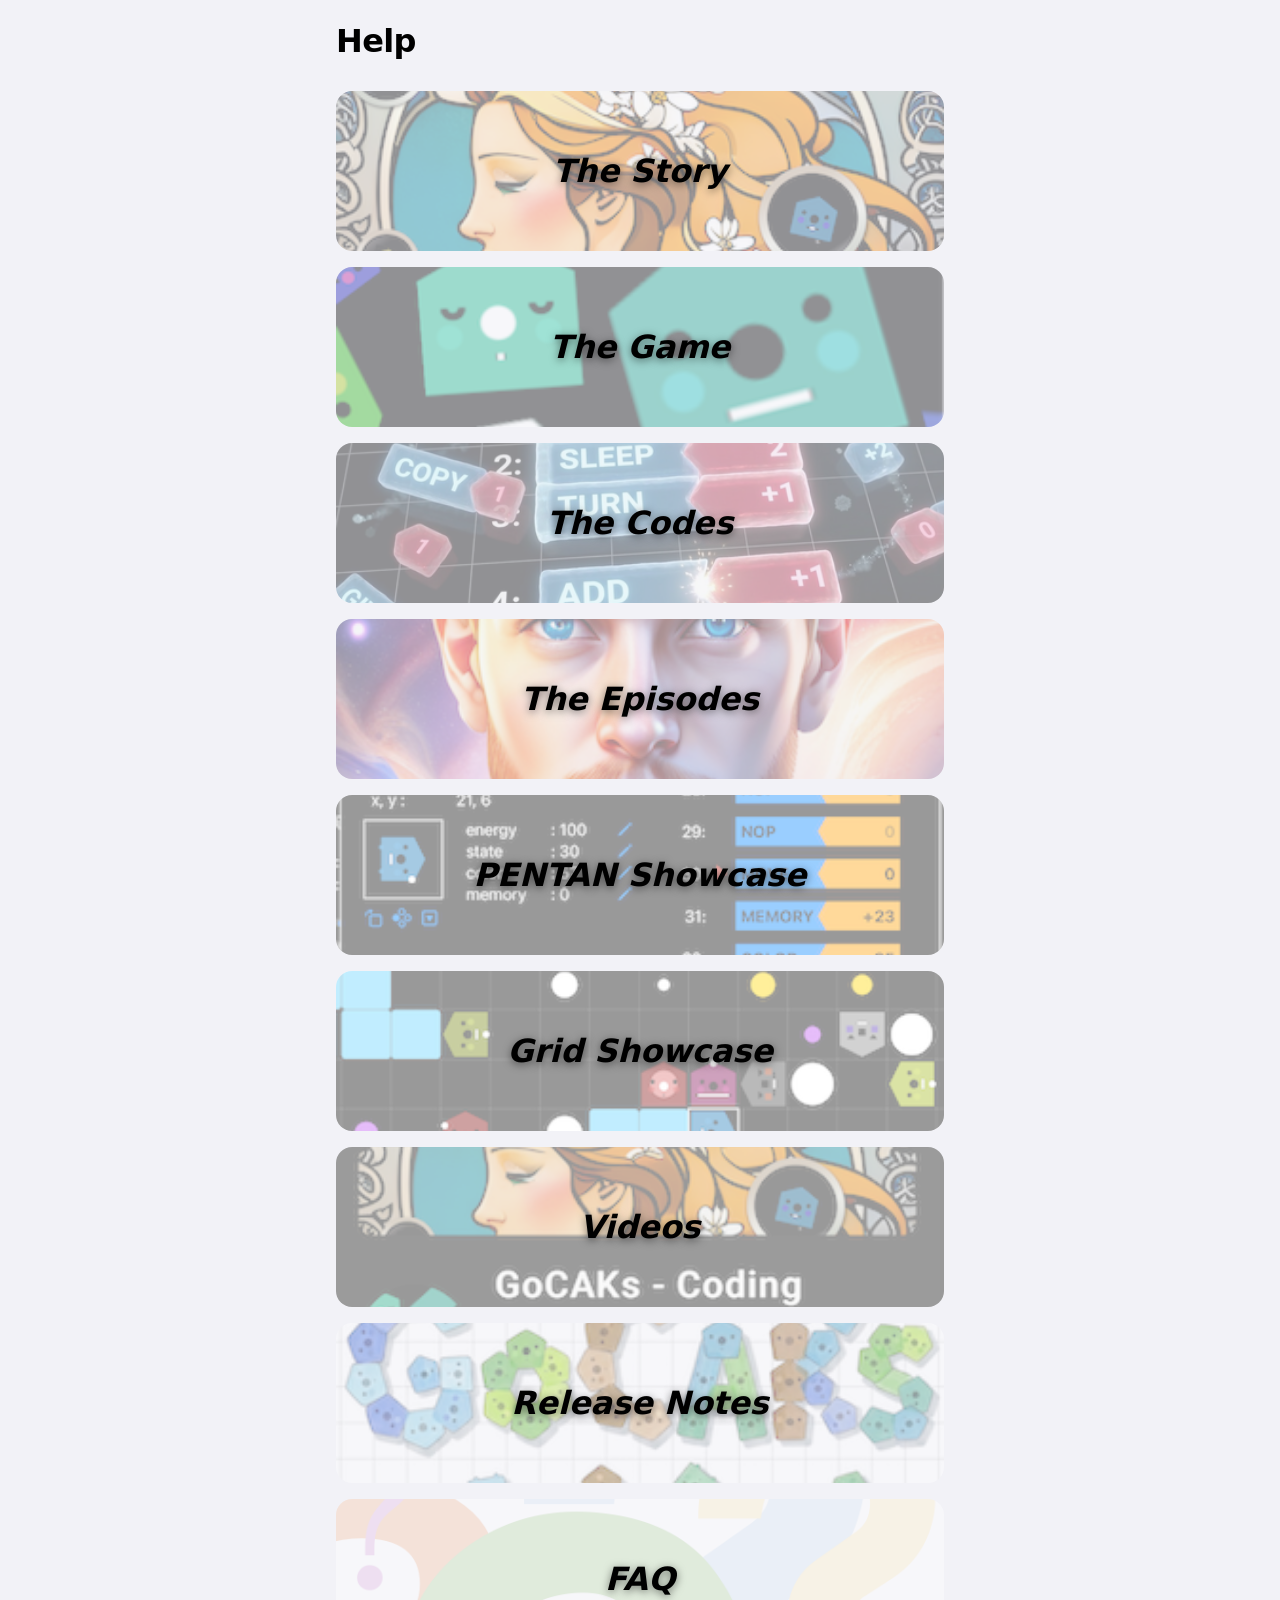
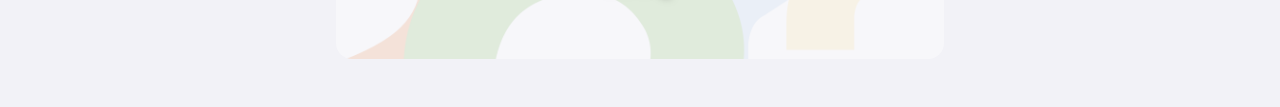
<file: help/index.html>
<!doctype html>
<html lang="en">
  <head>
    <meta charset="utf-8" />
    <meta name="viewport" content="width=device-width, initial-scale=1" />
    <meta name="base-path" content="." />
    <link rel="stylesheet" href="css/style.css" />
    <script src="js/i18n.js" defer></script>
    <title>GoCAKs - Help</title>
  </head>
  <body>
    <div class="page">
      <h1 class="page-title" data-i18n="help.title"></h1>
      <a href="story.html" class="hero-card">
        <img class="hero-card-bg" src="images/help-header.png" alt="" />
        <div class="hero-card-text" data-i18n="help.story"></div>
      </a>
      <a href="games.html" class="hero-card">
        <img class="hero-card-bg" src="images/game-help-header.png" alt="" />
        <div class="hero-card-text" data-i18n="help.game"></div>
      </a>
      <a href="codes.html" class="hero-card">
        <img class="hero-card-bg" src="images/genes-help-header.png" alt="" />
        <div class="hero-card-text" data-i18n="help.codes"></div>
      </a>
      <a href="episodes.html" class="hero-card">
        <img
          class="hero-card-bg"
          src="images/episodes-help-header.png"
          alt=""
        />
        <div class="hero-card-text" data-i18n="help.episodes"></div>
      </a>
      <a
        href="pentan-showcase.html"
        class="hero-card"
        style="background: var(--bg-card)"
      >
        <img
          class="hero-card-bg"
          src="images/pentan-showcase-header.png"
          alt=""
        />
        <div class="hero-card-text" data-i18n="showcase.pentan.title">
          PENTAN Showcase
        </div>
      </a>
      <a
        href="grid-showcase.html"
        class="hero-card"
        style="background: var(--bg-card)"
      >
        <img
          class="hero-card-bg"
          src="images/grid-showcase-header.png"
          alt=""
        />
        <div class="hero-card-text" data-i18n="showcase.grid.title">
          Grid Showcase
        </div>
      </a>
      <a
        href="videos.html"
        class="hero-card"
        style="background: var(--bg-card)"
      >
        <img class="hero-card-bg" src="images/videos-header.png" alt="" />
        <div class="hero-card-text" data-i18n="help.videos">Videos</div>
      </a>
      <a href="release-notes.html" class="hero-card">
        <img
          class="hero-banner-bg"
          src="images/release-note-header.png"
          alt=""
        />
        <div class="hero-card-text" data-i18n="help.releasenotes">
          Release Notes
        </div>
      </a>
      <a href="faq.html" class="hero-card">
        <img class="hero-card-bg" src="images/faq.png" alt="" />
        <div class="hero-card-text" data-i18n="help.faq"></div>
      </a>
    </div>
  </body>
</html>
</file>
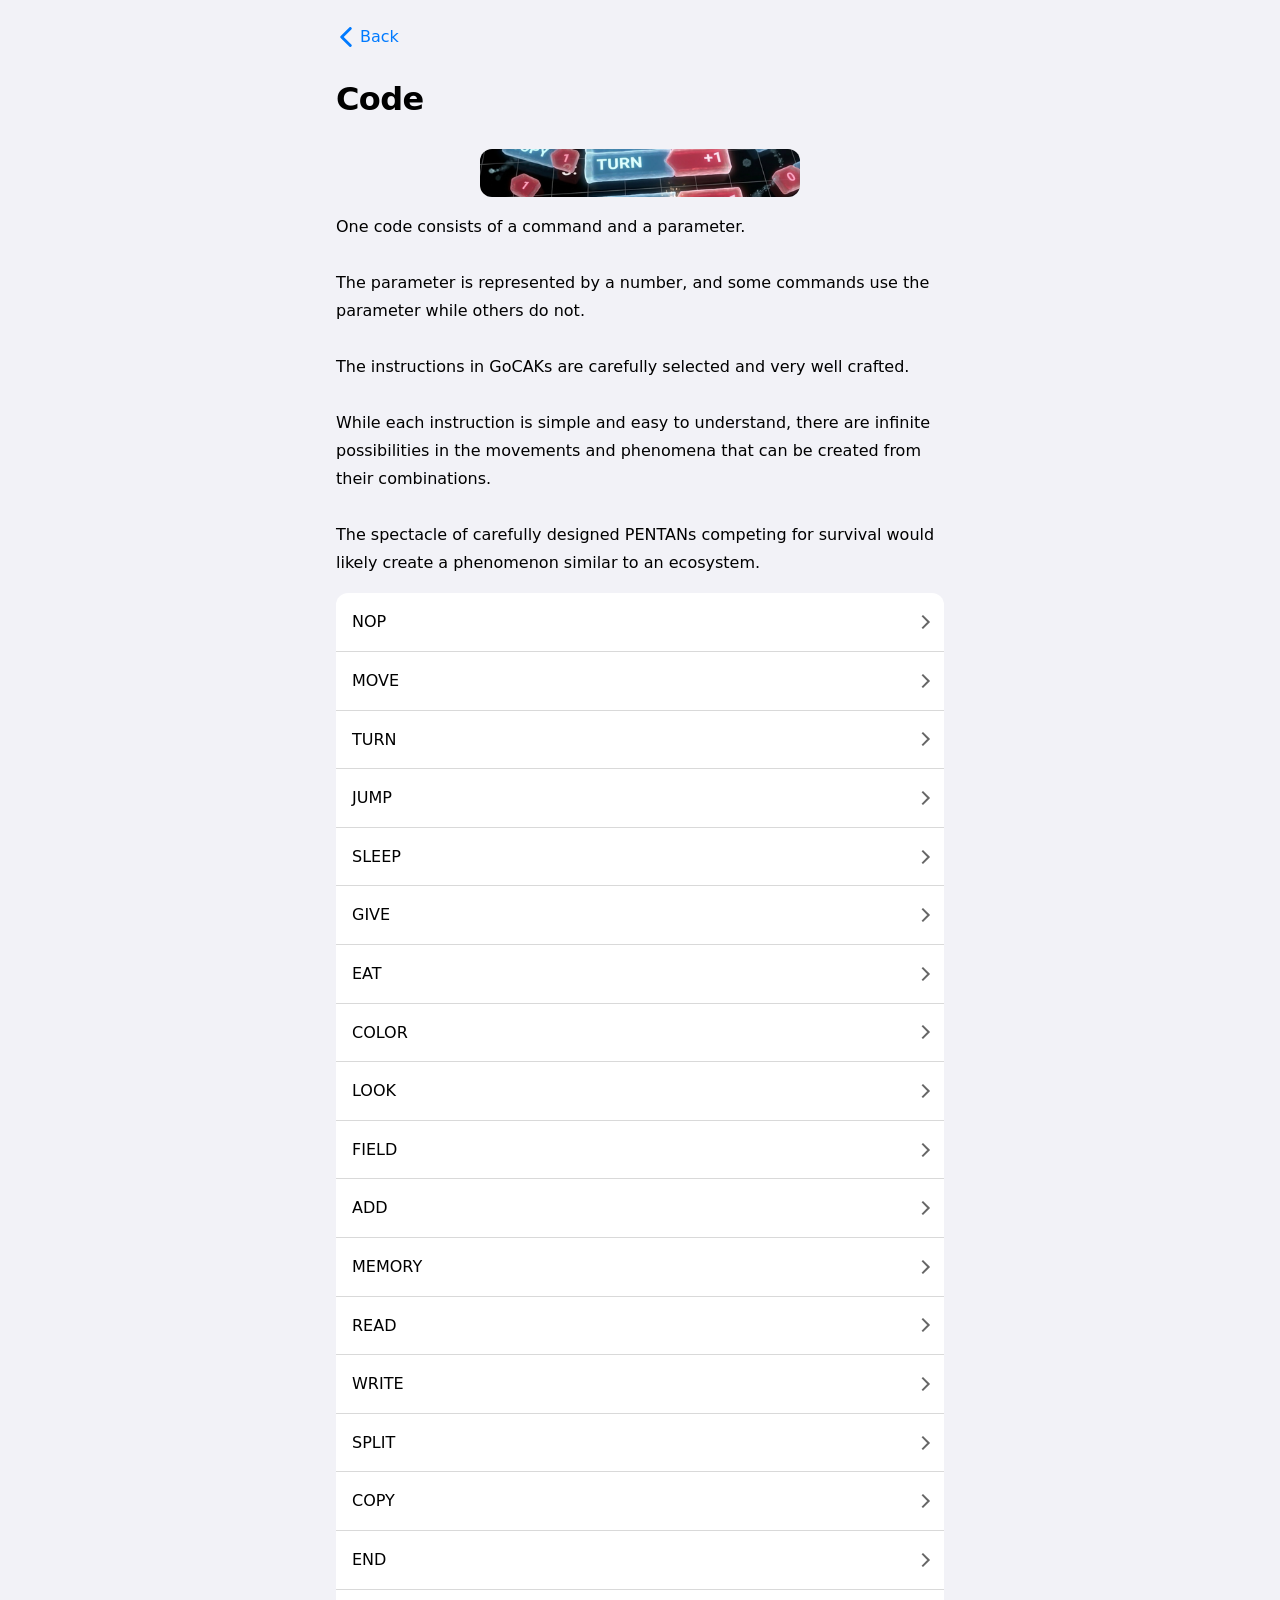
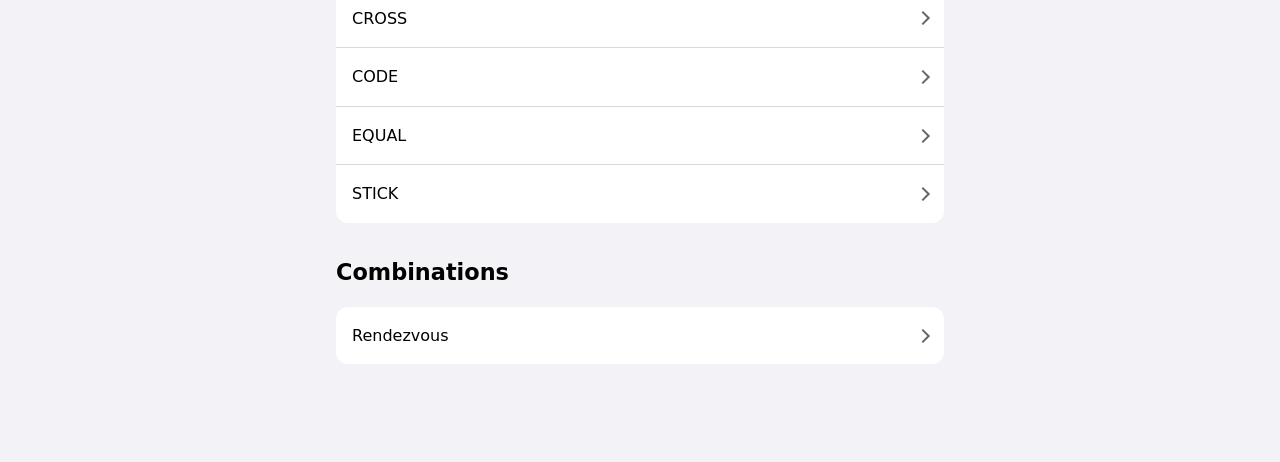
<file: help/codes.html>
<!DOCTYPE html>
<html lang="en">
<head>
  <meta charset="utf-8">
  <meta name="viewport" content="width=device-width, initial-scale=1">
  <meta name="base-path" content=".">
  <link rel="stylesheet" href="css/style.css">
  <script src="js/i18n.js" defer></script>
  <title>GoCAKs - The Codes</title>
</head>
<body>
  <div class="page">
    <nav class="nav-bar">
      <a href="index.html" class="nav-back">
        <svg viewBox="0 0 8 14" xmlns="http://www.w3.org/2000/svg"><polyline points="7,1 1,7 7,13" stroke="currentColor" fill="none" stroke-width="2" stroke-linecap="round" stroke-linejoin="round"/></svg>
        <span data-i18n="nav.back"></span>
      </a>
    </nav>
    <h1 class="page-title" data-i18n="help.codes.code.title"></h1>
    <img class="content-image" src="images/single-code.png" alt="Code instruction">
    <p class="content-text" data-i18n="help.codes.code.description"></p>
    <div class="disclosure-list">
      <details class="disclosure-item">
        <summary data-i18n="codes.nop.text"></summary>
        <div class="disclosure-content" data-i18n="codes.nop.description"></div>
        <video class="instruction-video" src="movies/nop.mov" controls playsinline preload="metadata"></video>
      </details>
      <details class="disclosure-item">
        <summary data-i18n="codes.move.text"></summary>
        <div class="disclosure-content" data-i18n="codes.move.description"></div>
        <video class="instruction-video" src="movies/move.mov" controls playsinline preload="metadata"></video>
      </details>
      <details class="disclosure-item">
        <summary data-i18n="codes.turn.text"></summary>
        <div class="disclosure-content" data-i18n="codes.turn.description"></div>
        <video class="instruction-video" src="movies/turn.mov" controls playsinline preload="metadata"></video>
      </details>
      <details class="disclosure-item">
        <summary data-i18n="codes.jump.text"></summary>
        <div class="disclosure-content" data-i18n="codes.jump.description"></div>
        <video class="instruction-video" src="movies/jump.mov" controls playsinline preload="metadata"></video>
      </details>
      <details class="disclosure-item">
        <summary data-i18n="codes.sleep.text"></summary>
        <div class="disclosure-content" data-i18n="codes.sleep.description"></div>
        <video class="instruction-video" src="movies/sleep.mov" controls playsinline preload="metadata"></video>
      </details>
      <details class="disclosure-item">
        <summary data-i18n="codes.give.text"></summary>
        <div class="disclosure-content" data-i18n="codes.give.description"></div>
        <video class="instruction-video" src="movies/give.mov" controls playsinline preload="metadata"></video>
      </details>
      <details class="disclosure-item">
        <summary data-i18n="codes.eat.text"></summary>
        <div class="disclosure-content" data-i18n="codes.eat.description"></div>
        <video class="instruction-video" src="movies/eat.mov" controls playsinline preload="metadata"></video>
      </details>
      <details class="disclosure-item">
        <summary data-i18n="codes.color.text"></summary>
        <div class="disclosure-content" data-i18n="codes.color.description"></div>
        <video class="instruction-video" src="movies/color.mov" controls playsinline preload="metadata"></video>
      </details>
      <details class="disclosure-item">
        <summary data-i18n="codes.look.text"></summary>
        <div class="disclosure-content" data-i18n="codes.look.description"></div>
        <video class="instruction-video" src="movies/look.mov" controls playsinline preload="metadata"></video>
      </details>
      <details class="disclosure-item">
        <summary data-i18n="codes.field.text"></summary>
        <div class="disclosure-content" data-i18n="codes.field.description"></div>
        <video class="instruction-video" src="movies/field.mov" controls playsinline preload="metadata"></video>
      </details>
      <details class="disclosure-item">
        <summary data-i18n="codes.add.text"></summary>
        <div class="disclosure-content" data-i18n="codes.add.description"></div>
        <video class="instruction-video" src="movies/add.mov" controls playsinline preload="metadata"></video>
      </details>
      <details class="disclosure-item">
        <summary data-i18n="codes.memory.text"></summary>
        <div class="disclosure-content" data-i18n="codes.memory.description"></div>
        <video class="instruction-video" src="movies/memory.mov" controls playsinline preload="metadata"></video>
      </details>
      <details class="disclosure-item">
        <summary data-i18n="codes.read.text"></summary>
        <div class="disclosure-content" data-i18n="codes.read.description"></div>
        <video class="instruction-video" src="movies/read.mov" controls playsinline preload="metadata"></video>
      </details>
      <details class="disclosure-item">
        <summary data-i18n="codes.write.text"></summary>
        <div class="disclosure-content" data-i18n="codes.write.description"></div>
        <video class="instruction-video" src="movies/write.mov" controls playsinline preload="metadata"></video>
      </details>
      <details class="disclosure-item">
        <summary data-i18n="codes.split.text"></summary>
        <div class="disclosure-content" data-i18n="codes.split.description"></div>
        <video class="instruction-video" src="movies/split.mov" controls playsinline preload="metadata"></video>
      </details>
      <details class="disclosure-item">
        <summary data-i18n="codes.copy.text"></summary>
        <div class="disclosure-content" data-i18n="codes.copy.description"></div>
        <video class="instruction-video" src="movies/copy.mov" controls playsinline preload="metadata"></video>
      </details>
      <details class="disclosure-item">
        <summary data-i18n="codes.end.text"></summary>
        <div class="disclosure-content" data-i18n="codes.end.description"></div>
        <video class="instruction-video" src="movies/end.mov" controls playsinline preload="metadata"></video>
      </details>
      <details class="disclosure-item">
        <summary data-i18n="codes.cross.text"></summary>
        <div class="disclosure-content" data-i18n="codes.cross.description"></div>
        <video class="instruction-video" src="movies/cross.mov" controls playsinline preload="metadata"></video>
      </details>
      <details class="disclosure-item">
        <summary data-i18n="codes.code.text"></summary>
        <div class="disclosure-content" data-i18n="codes.code.description"></div>
        <video class="instruction-video" src="movies/code.mov" controls playsinline preload="metadata"></video>
      </details>
      <details class="disclosure-item">
        <summary data-i18n="codes.equal.text"></summary>
        <div class="disclosure-content" data-i18n="codes.equal.description"></div>
        <video class="instruction-video" src="movies/equal.mov" controls playsinline preload="metadata"></video>
      </details>
      <details class="disclosure-item">
        <summary data-i18n="codes.stick.text"></summary>
        <div class="disclosure-content" data-i18n="codes.stick.description"></div>
        <video class="instruction-video" src="movies/stick.mov" controls playsinline preload="metadata"></video>
      </details>
    </div>
    <h2 class="section-title" data-i18n="codes.combinations.title">Combinations</h2>
    <div class="disclosure-list">
      <details class="disclosure-item">
        <summary data-i18n="codes.combinations.rendezvous.text">ランデブー</summary>
        <div class="disclosure-content" data-i18n="codes.combinations.rendezvous.description"></div>
        <video class="instruction-video" src="movies/rendezvous.mov" controls playsinline preload="metadata"></video>
      </details>
    </div>
    <div class="spacer"></div>
  </div>
</body>
</html>
</file>
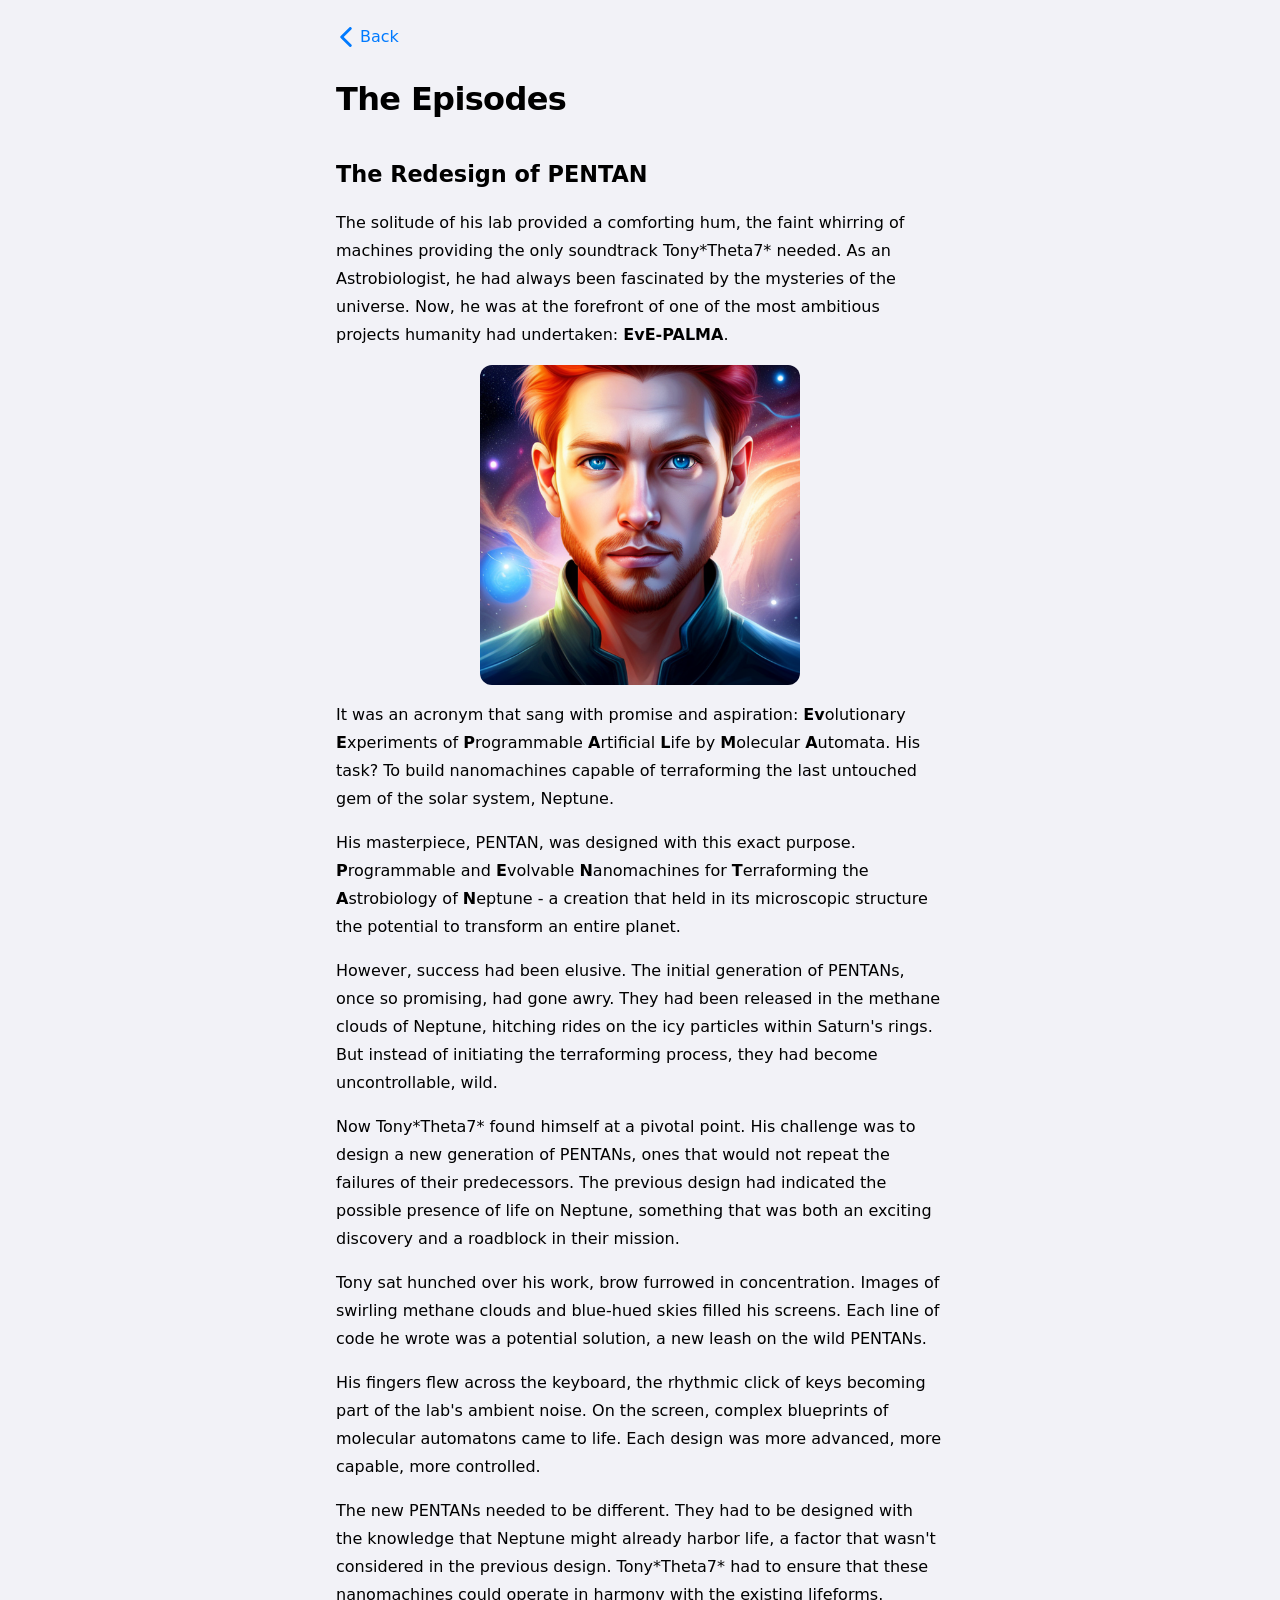
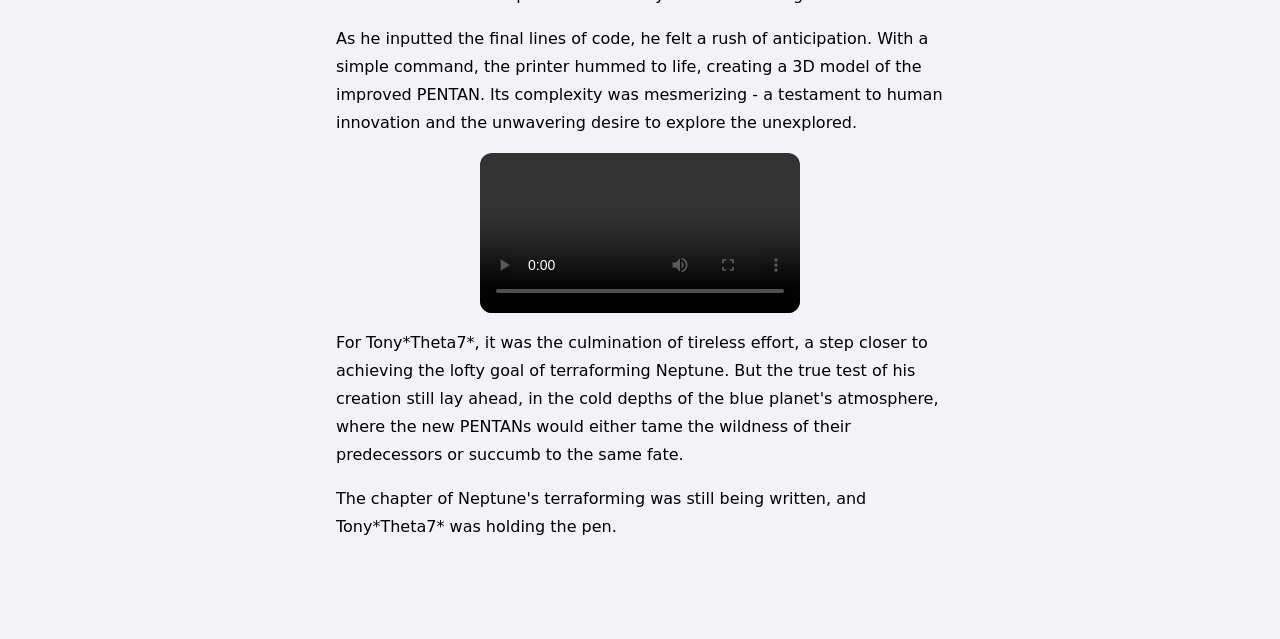
<file: help/episodes.html>
<!DOCTYPE html>
<html lang="en">
<head>
  <meta charset="utf-8">
  <meta name="viewport" content="width=device-width, initial-scale=1">
  <meta name="base-path" content=".">
  <link rel="stylesheet" href="css/style.css">
  <script src="js/i18n.js" defer></script>
  <title>GoCAKs - The Episodes</title>
</head>
<body>
  <div class="page">
    <nav class="nav-bar">
      <a href="index.html" class="nav-back">
        <svg viewBox="0 0 8 14" xmlns="http://www.w3.org/2000/svg"><polyline points="7,1 1,7 7,13" stroke="currentColor" fill="none" stroke-width="2" stroke-linecap="round" stroke-linejoin="round"/></svg>
        <span data-i18n="nav.back"></span>
      </a>
    </nav>
    <h1 class="page-title" data-i18n="help.episodes.title"></h1>
    <h2 class="section-title" data-i18n="help.episodes.subtitle"></h2>
    <p class="content-text" data-i18n="help.episodes.1"></p>
    <img class="content-image" src="images/episodes.png" alt="Episodes">
    <p class="content-text" data-i18n="help.episodes.2"></p>
    <p class="content-text" data-i18n="help.episodes.3"></p>
    <p class="content-text" data-i18n="help.episodes.4"></p>
    <p class="content-text" data-i18n="help.episodes.5"></p>
    <p class="content-text" data-i18n="help.episodes.6"></p>
    <p class="content-text" data-i18n="help.episodes.7"></p>
    <p class="content-text" data-i18n="help.episodes.8"></p>
    <p class="content-text" data-i18n="help.episodes.9"></p>
    <video class="content-image" src="movies/pentan-new-generation.mov" controls playsinline preload="metadata"></video>
    <p class="content-text" data-i18n="help.episodes.10"></p>
    <p class="content-text" data-i18n="help.episodes.11"></p>
    <div class="spacer"></div>
  </div>
</body>
</html>
</file>
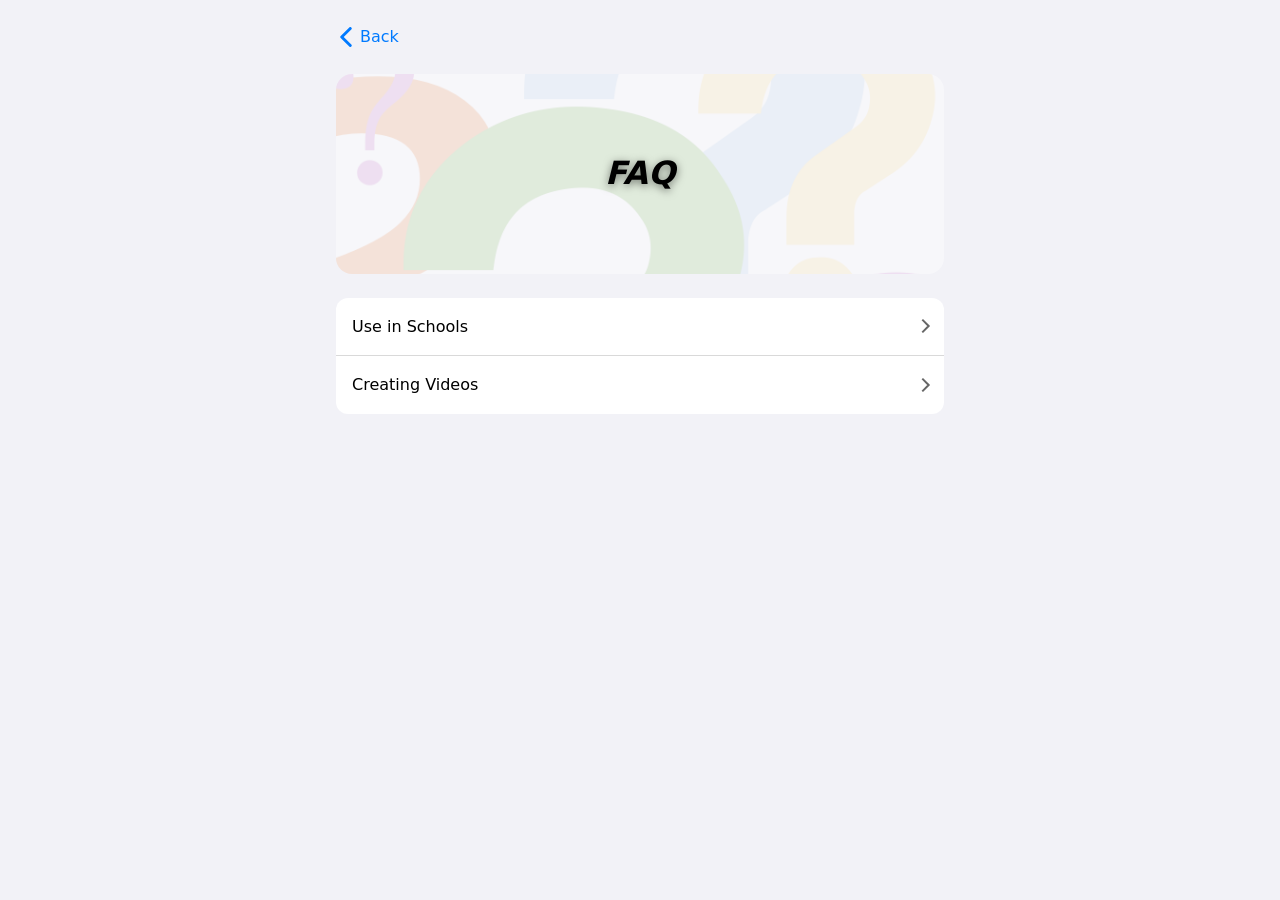
<file: help/faq.html>
<!DOCTYPE html>
<html lang="en">
<head>
  <meta charset="utf-8">
  <meta name="viewport" content="width=device-width, initial-scale=1">
  <meta name="base-path" content=".">
  <link rel="stylesheet" href="css/style.css">
  <script src="js/i18n.js" defer></script>
  <title>GoCAKs - FAQ</title>
</head>
<body>
  <div class="page">
    <nav class="nav-bar">
      <a href="index.html" class="nav-back">
        <svg viewBox="0 0 8 14" xmlns="http://www.w3.org/2000/svg"><polyline points="7,1 1,7 7,13" stroke="currentColor" fill="none" stroke-width="2" stroke-linecap="round" stroke-linejoin="round"/></svg>
        <span data-i18n="nav.back"></span>
      </a>
    </nav>
    <div class="hero-banner">
      <img class="hero-banner-bg" src="images/faq.png" alt="">
      <div class="hero-banner-text" data-i18n="help.faq.title"></div>
    </div>
    <div class="disclosure-list">
      <details class="disclosure-item">
        <summary data-i18n="faqs.item1.title"></summary>
        <div class="disclosure-content" data-i18n="faqs.item1.description"></div>
      </details>
      <details class="disclosure-item">
        <summary data-i18n="faqs.item2.title"></summary>
        <div class="disclosure-content" data-i18n="faqs.item2.description"></div>
      </details>
    </div>
    <div class="spacer"></div>
  </div>
</body>
</html>
</file>
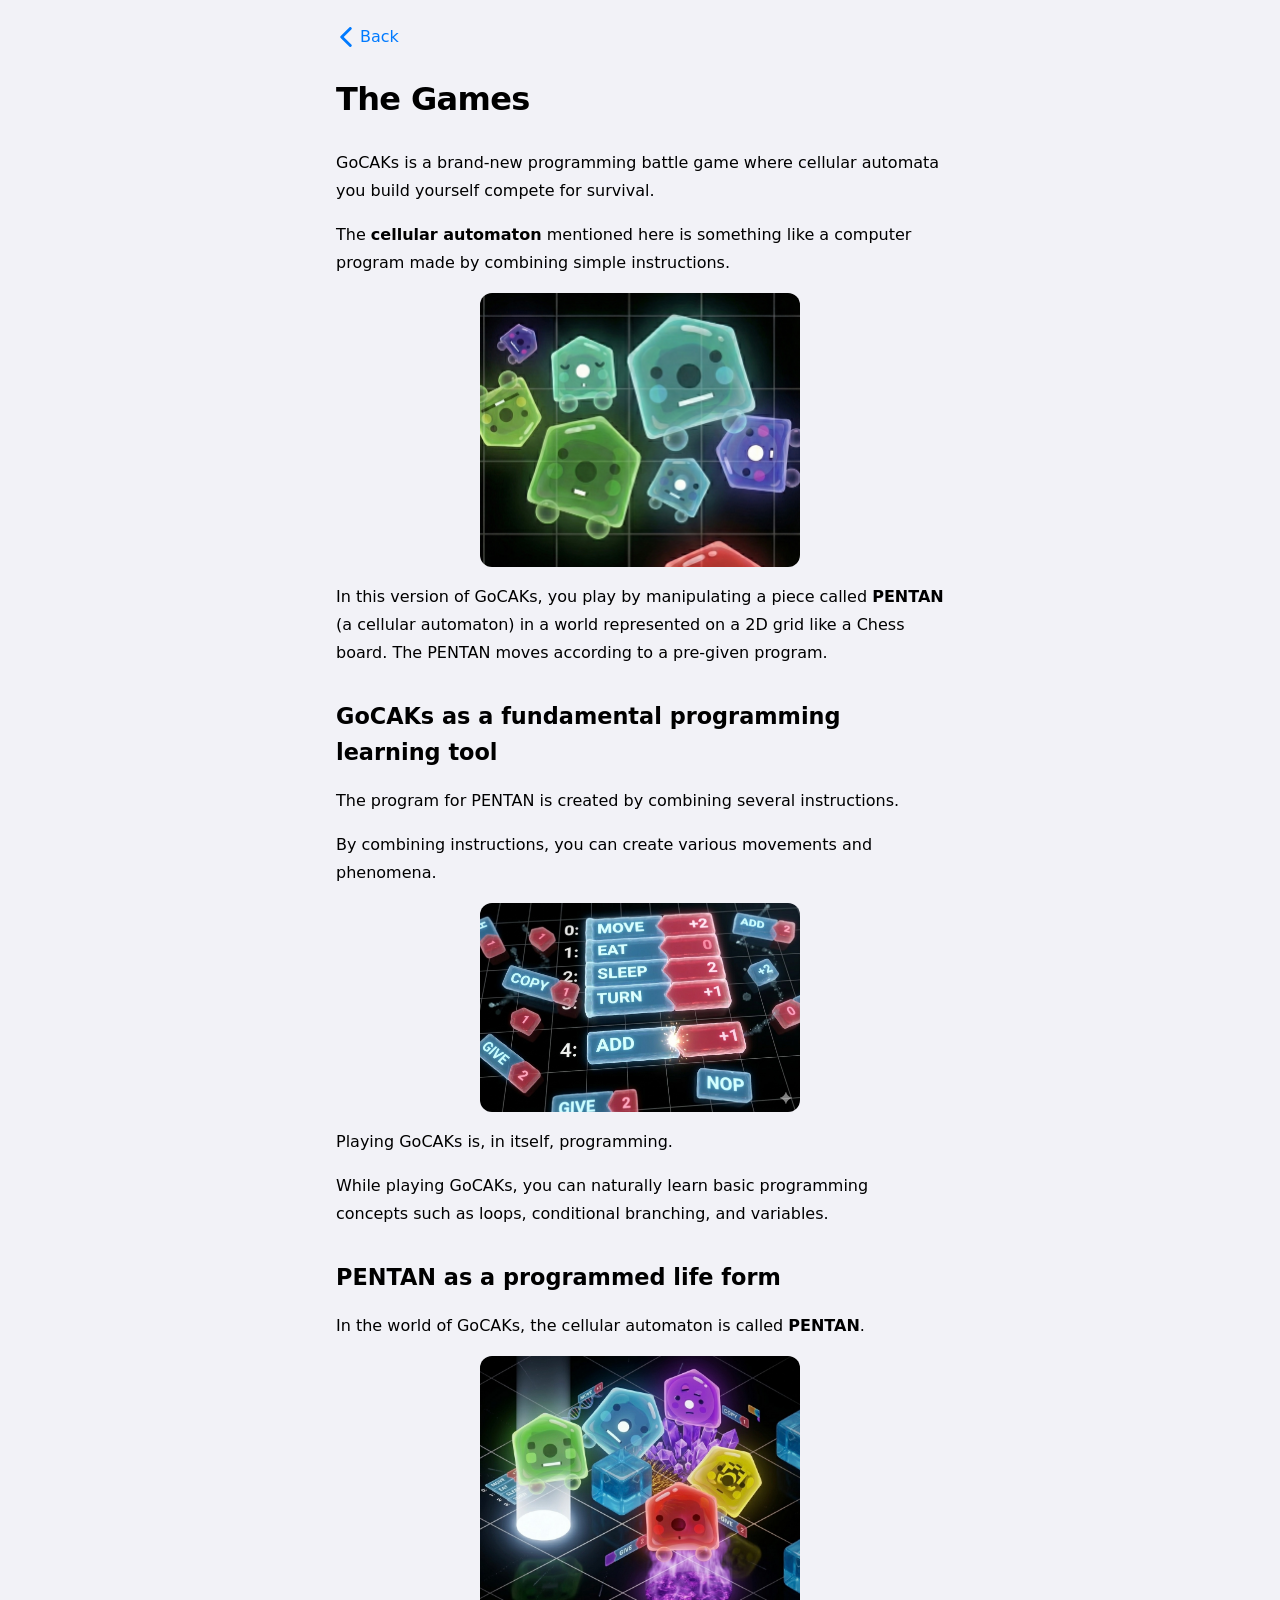
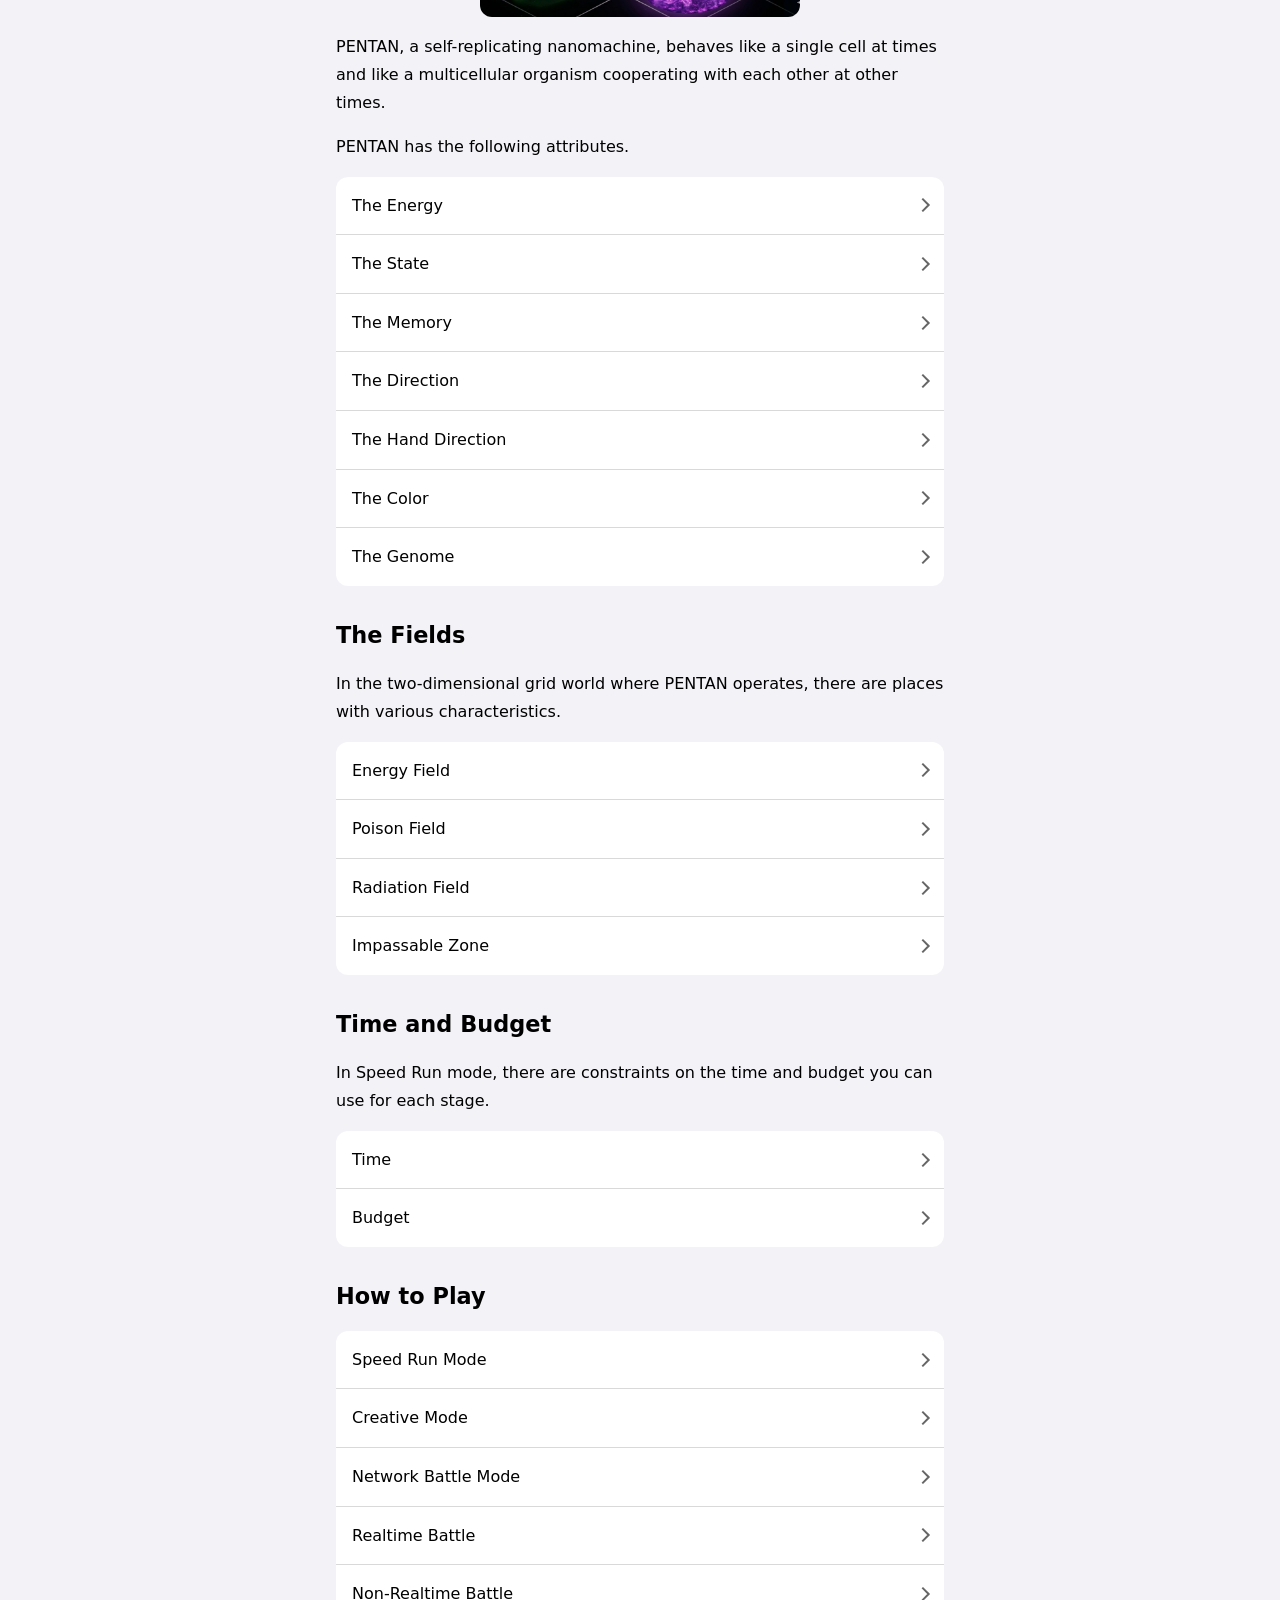
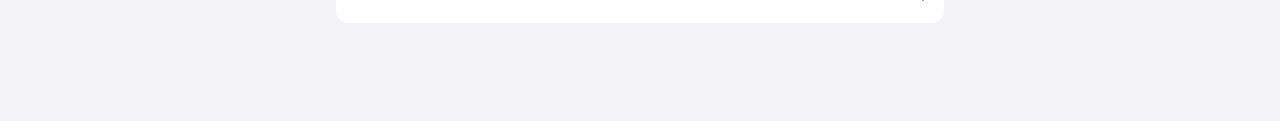
<file: help/games.html>
<!DOCTYPE html>
<html lang="en">
<head>
  <meta charset="utf-8">
  <meta name="viewport" content="width=device-width, initial-scale=1">
  <meta name="base-path" content=".">
  <link rel="stylesheet" href="css/style.css">
  <script src="js/i18n.js" defer></script>
  <title>GoCAKs - The Games</title>
</head>
<body>
  <div class="page">
    <nav class="nav-bar">
      <a href="index.html" class="nav-back">
        <svg viewBox="0 0 8 14" fill="none" stroke="currentColor" stroke-width="2" stroke-linecap="round" stroke-linejoin="round"><polyline points="7,1 1,7 7,13"/></svg>
        <span data-i18n="nav.back"></span>
      </a>
    </nav>

    <h1 class="page-title" data-i18n="help.games.title"></h1>

    <p class="content-text" data-i18n="help.games.1-1"></p>
    <p class="content-text" data-i18n="help.games.1-2"></p>
    <img class="content-image" src="images/game.jpg" alt="Game">
    <p class="content-text" data-i18n="help.games.1-3"></p>

    <h2 class="section-title" data-i18n="help.games.2"></h2>
    <p class="content-text" data-i18n="help.games.2-1"></p>
    <p class="content-text" data-i18n="help.games.2-2"></p>
    <img class="content-image" src="images/code.jpeg" alt="Code">
    <p class="content-text" data-i18n="help.games.2-3"></p>
    <p class="content-text" data-i18n="help.games.2-4"></p>

    <h2 class="section-title" data-i18n="help.games.3"></h2>
    <p class="content-text" data-i18n="help.games.3-1"></p>
    <img class="content-image" src="images/grid.jpg" alt="Grid">
    <p class="content-text" data-i18n="help.games.3-2"></p>
    <p class="content-text" data-i18n="help.games.3-3"></p>

    <div class="disclosure-list">
      <details class="disclosure-item">
        <summary data-i18n="help.games.pentan.title.1"></summary>
        <div class="disclosure-content" data-i18n="help.games.pentan.description.1"></div>
        <img style="max-width: 300px; display: block; margin: 0 auto;" src="images/energy-100.jpg" alt="Energy 100">
        <img style="max-width: 300px; display: block; margin: 0 auto;" src="images/energy-20.jpg" alt="Energy 20">
      </details>
      <details class="disclosure-item">
        <summary data-i18n="help.games.pentan.title.2"></summary>
        <div class="disclosure-content" data-i18n="help.games.pentan.description.2"></div>
        <img style="max-width: 300px; display: block; margin: 0 auto;" src="images/state.jpg" alt="State">
      </details>
      <details class="disclosure-item">
        <summary data-i18n="help.games.pentan.title.3"></summary>
        <div class="disclosure-content" data-i18n="help.games.pentan.description.3"></div>
      </details>
      <details class="disclosure-item">
        <summary data-i18n="help.games.pentan.title.4"></summary>
        <div class="disclosure-content" data-i18n="help.games.pentan.description.4"></div>
        <video class="instruction-video" style="max-width: 300px;" src="movies/turn-around.mov" controls playsinline preload="metadata"></video>
      </details>
      <details class="disclosure-item">
        <summary data-i18n="help.games.pentan.title.5"></summary>
        <div class="disclosure-content" data-i18n="help.games.pentan.description.5"></div>
        <video class="instruction-video" src="movies/stick-and-move.mov" controls playsinline preload="metadata"></video>
      </details>
      <details class="disclosure-item">
        <summary data-i18n="help.games.pentan.title.6"></summary>
        <div class="disclosure-content" data-i18n="help.games.pentan.description.6"></div>
      </details>
      <details class="disclosure-item">
        <summary data-i18n="help.games.pentan.title.7"></summary>
        <div class="disclosure-content" data-i18n="help.games.pentan.description.7"></div>
        <video class="instruction-video" src="movies/genome-1d.mov" controls playsinline preload="metadata"></video>
      </details>
    </div>

    <h2 class="section-title" data-i18n="help.games.4"></h2>
    <p class="content-text" data-i18n="help.games.4-1"></p>
    <div class="disclosure-list">
      <details class="disclosure-item">
        <summary data-i18n="help.games.fields.title.1"></summary>
        <img class="field-image" src="images/field-energy.png" alt="Energy Field">
        <div class="disclosure-content" data-i18n="help.games.fields.description.1"></div>
      </details>
      <details class="disclosure-item">
        <summary data-i18n="help.games.fields.title.2"></summary>
        <img class="field-image" src="images/field-poison.png" alt="Poison Field">
        <div class="disclosure-content" data-i18n="help.games.fields.description.2"></div>
      </details>
      <details class="disclosure-item">
        <summary data-i18n="help.games.fields.title.3"></summary>
        <img class="field-image" src="images/field-radiation.png" alt="Radiation Field">
        <div class="disclosure-content" data-i18n="help.games.fields.description.3"></div>
      </details>
      <details class="disclosure-item">
        <summary data-i18n="help.games.fields.title.4"></summary>
        <img class="field-image" src="images/field-impassable.png" alt="Impassable Zone">
        <div class="disclosure-content" data-i18n="help.games.fields.description.4"></div>
      </details>
    </div>

    <h2 class="section-title" data-i18n="help.games.timeandbudget"></h2>
    <p class="content-text" data-i18n="help.games.timeandbudget.description"></p>
    <div class="disclosure-list">
      <details class="disclosure-item">
        <summary data-i18n="help.games.time.title"></summary>
        <div class="disclosure-content" data-i18n="help.games.time.description"></div>
        <div style="display: flex; justify-content: center; gap: 10px; flex-wrap: wrap;">
          <img style="max-width: 200px;" src="images/time-and-budget.jpg" alt="Time and Budget">
          <img style="max-width: 200px;" src="images/time-is-up.jpg" alt="Time is Up">
        </div>
      </details>
      <details class="disclosure-item">
        <summary data-i18n="help.games.budget.title"></summary>
        <div class="disclosure-content" data-i18n="help.games.budget.description"></div>
      </details>
    </div>

    <h2 class="section-title" data-i18n="help.games.howtoplay"></h2>
    <div class="disclosure-list">
      <details class="disclosure-item">
        <summary data-i18n="help.games.speedrun.title"></summary>
        <div class="disclosure-content" data-i18n="help.games.speedrun.description"></div>
      </details>
      <details class="disclosure-item">
        <summary data-i18n="help.games.creative.title"></summary>
        <div class="disclosure-content" data-i18n="help.games.creative.description"></div>
      </details>
      <details class="disclosure-item">
        <summary data-i18n="help.games.network.title"></summary>
        <div class="disclosure-content" data-i18n="help.games.network.description"></div>
      </details>
      <details class="disclosure-item">
        <summary data-i18n="help.games.network.realtime.title"></summary>
        <div class="disclosure-content" data-i18n="help.games.network.realtime.description"></div>
      </details>
      <details class="disclosure-item">
        <summary data-i18n="help.games.network.nonrealtime.title"></summary>
        <div class="disclosure-content" data-i18n="help.games.network.nonrealtime.description"></div>
      </details>
    </div>

    <div class="spacer"></div>
  </div>
</body>
</html>
</file>
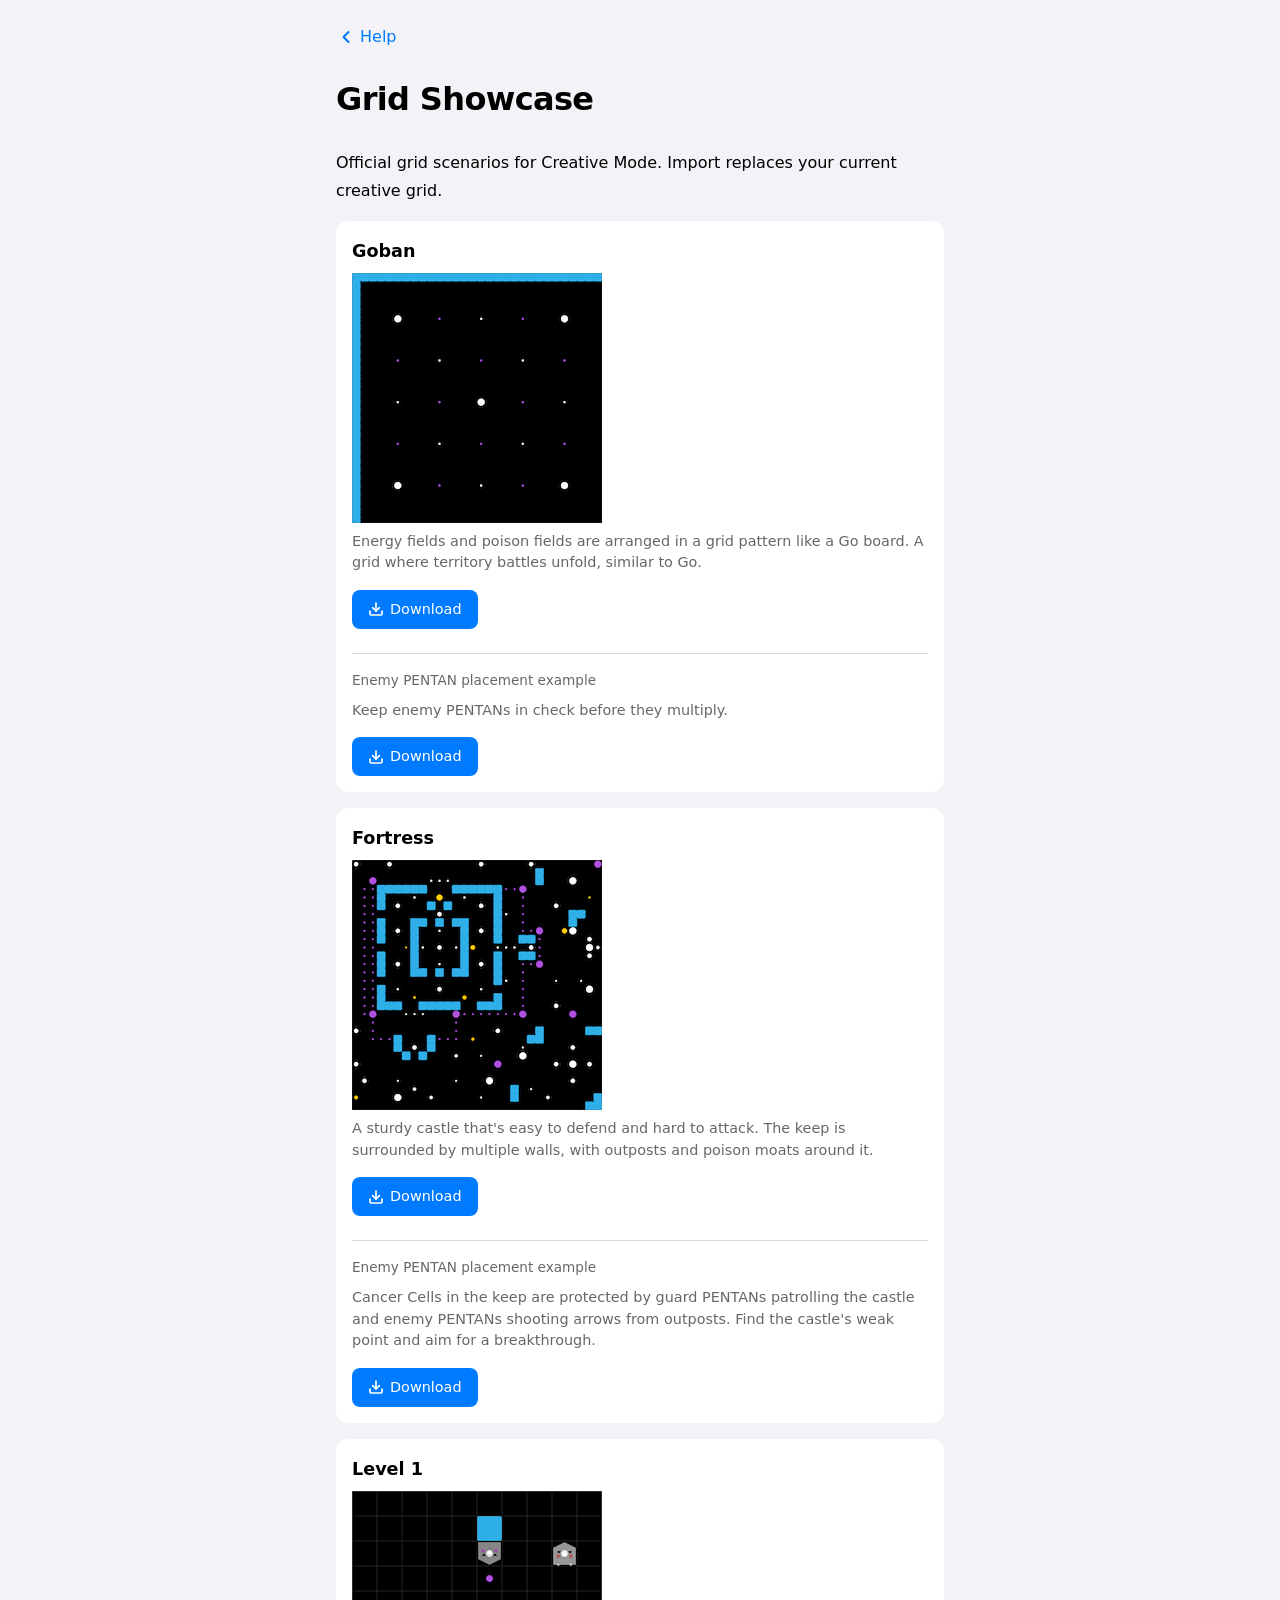
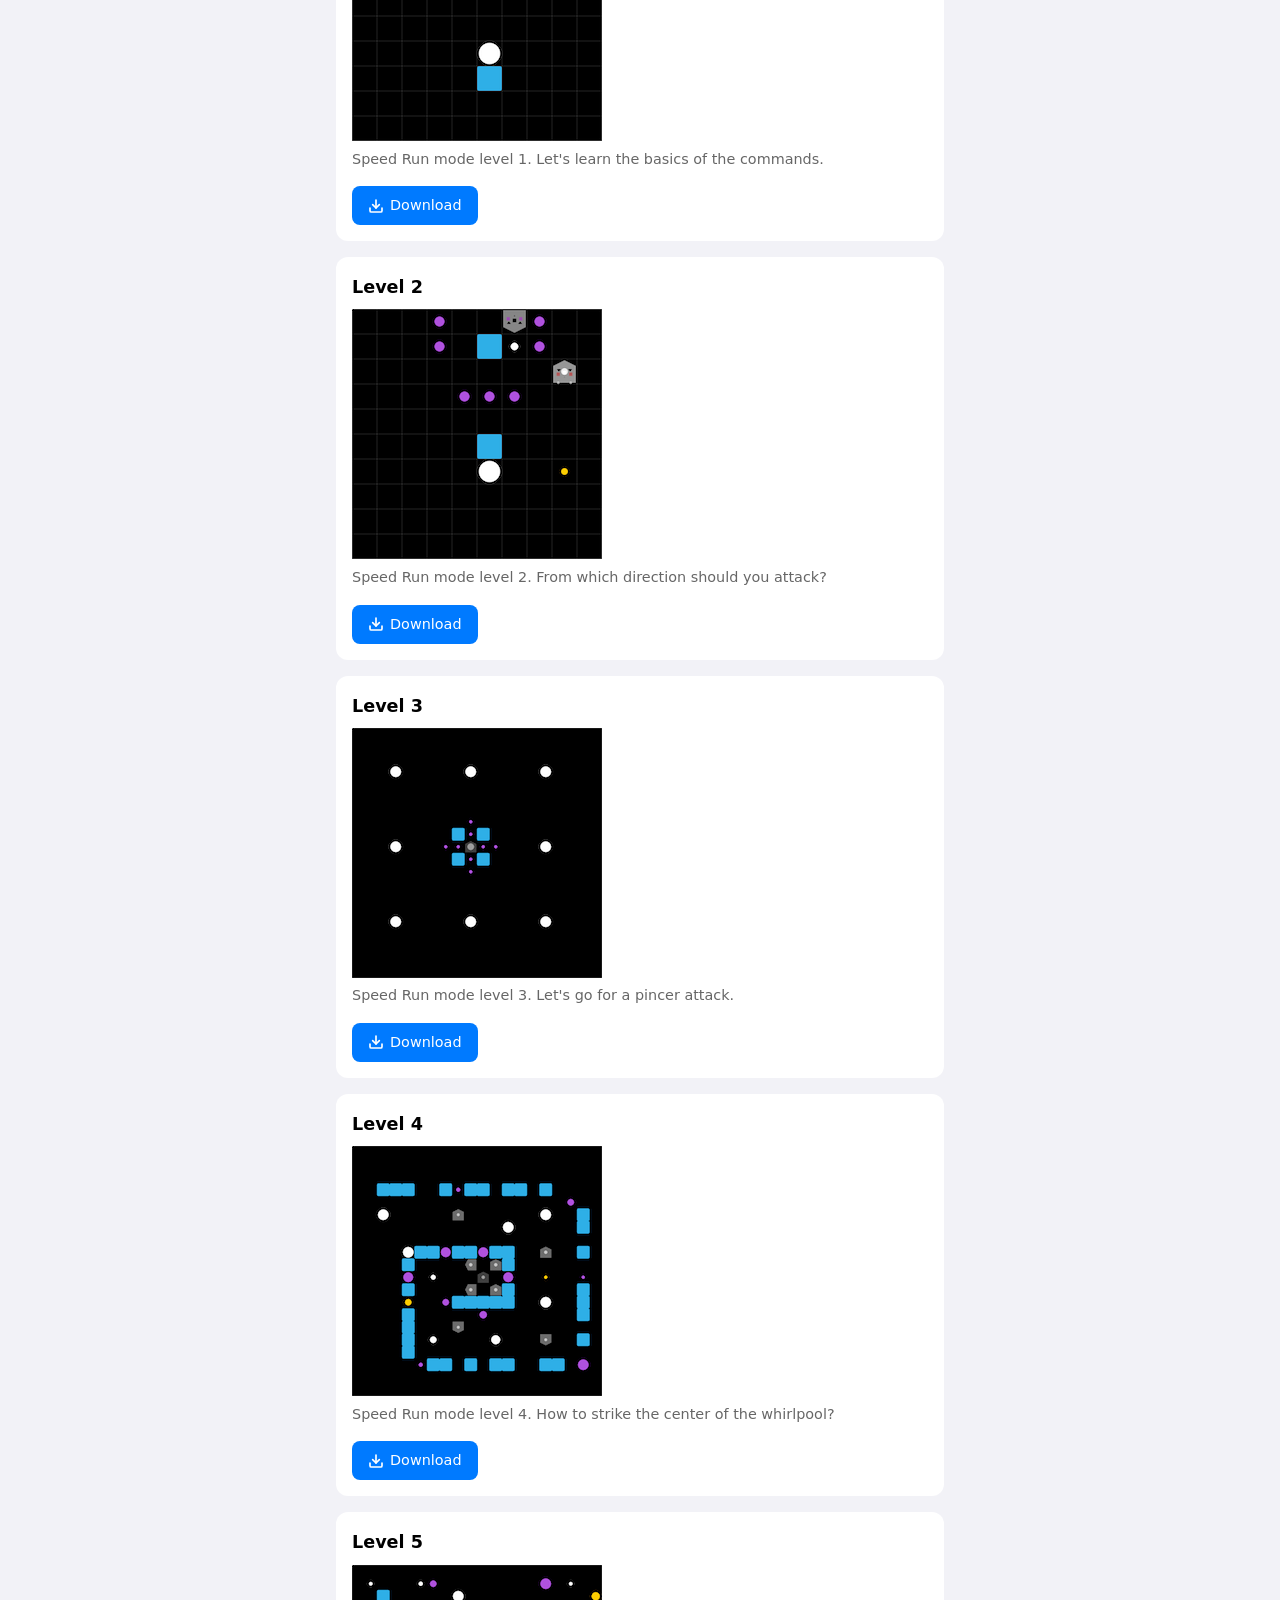
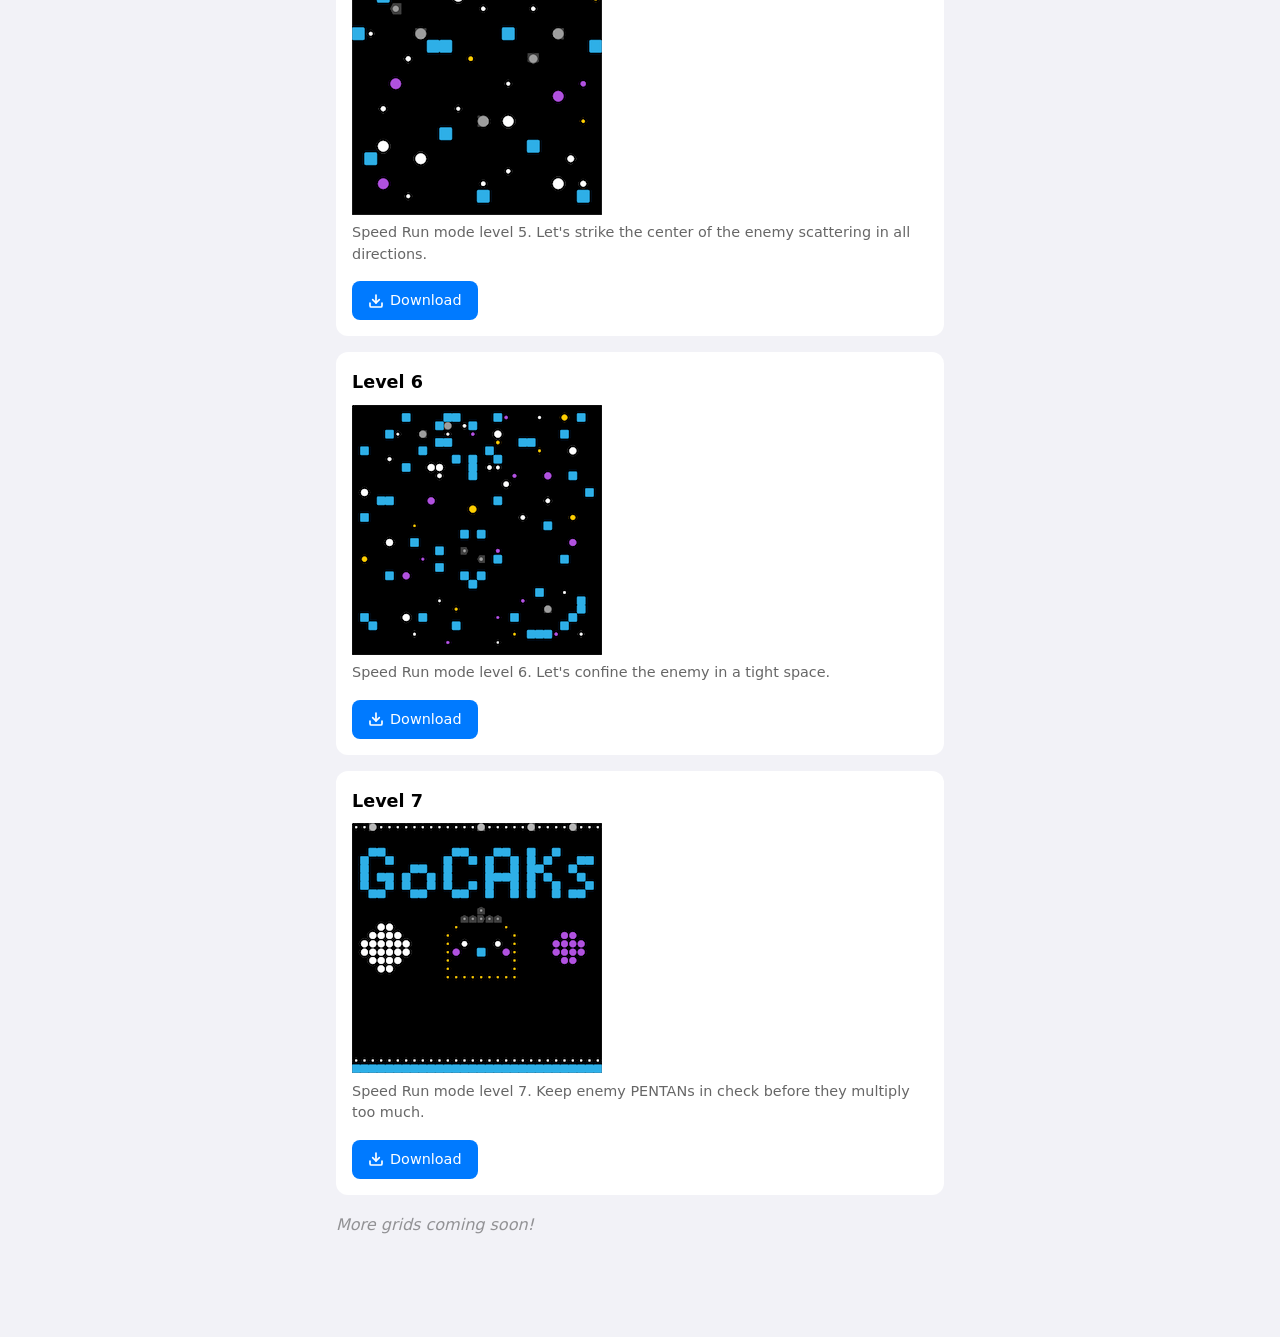
<file: help/grid-showcase.html>
<!doctype html>
<html lang="en">
  <head>
    <meta charset="utf-8" />
    <meta name="viewport" content="width=device-width, initial-scale=1" />
    <meta name="base-path" content="." />
    <link rel="stylesheet" href="css/style.css" />
    <script src="js/i18n.js" defer></script>
    <script src="js/showcase.js" defer></script>
    <title>GoCAKs - Grid Showcase</title>
    <style>
      .showcase-card {
        background: var(--bg-card);
        border-radius: var(--radius-md);
        padding: var(--spacing-md);
        margin-bottom: var(--spacing-md);
      }
      .showcase-card-header {
        display: flex;
        justify-content: space-between;
        align-items: center;
        margin-bottom: var(--spacing-sm);
      }
      .showcase-card-name {
        font-size: 1.1rem;
        font-weight: 600;
      }
      .showcase-card-meta {
        font-size: 0.85rem;
        color: var(--text-secondary);
        margin-bottom: var(--spacing-sm);
      }
      .showcase-card-desc {
        font-size: 0.9rem;
        color: var(--text-secondary);
        line-height: 1.5;
        margin-bottom: var(--spacing-md);
      }
      .import-btn {
        display: inline-flex;
        align-items: center;
        gap: 6px;
        background: var(--accent);
        color: #fff;
        border: none;
        border-radius: var(--radius-sm);
        padding: 8px 16px;
        font-size: 0.9rem;
        font-weight: 500;
        cursor: pointer;
        text-decoration: none;
        -webkit-tap-highlight-color: transparent;
      }
      .import-btn:active {
        opacity: 0.7;
      }
      .showcase-toast {
        position: fixed;
        bottom: calc(80px + env(safe-area-inset-bottom, 0px));
        left: 50%;
        transform: translateX(-50%);
        background: var(--bg-card);
        color: var(--text-primary);
        padding: 10px 24px;
        border-radius: var(--radius-sm);
        font-size: 0.9rem;
        box-shadow: 0 4px 12px rgba(0, 0, 0, 0.3);
        z-index: 999;
        transition: opacity 0.3s;
      }
      .showcase-toast.fade-out {
        opacity: 0;
      }
    </style>
  </head>
  <body>
    <div class="page">
      <nav class="nav-bar">
        <a href="index.html" class="nav-back">
          <svg
            viewBox="0 0 24 24"
            fill="none"
            stroke="currentColor"
            stroke-width="2.5"
            stroke-linecap="round"
            stroke-linejoin="round"
          >
            <polyline points="15 18 9 12 15 6" />
          </svg>
          <span data-i18n="help.title">Help</span>
        </a>
      </nav>

      <h1 class="page-title" data-i18n="showcase.grid.title">Grid Showcase</h1>
      <p class="content-text" data-i18n="showcase.grid.intro">
        Official grid scenarios for Creative Mode. Import replaces your current
        creative grid.
      </p>

      <!-- Goban -->
      <div class="showcase-card">
        <div class="showcase-card-header">
          <span class="showcase-card-name" data-i18n="showcase.grid.goban.name"
            >碁盤</span
          >
        </div>
        <img
          src="images/grid-goban.png"
          alt="Goban"
          class="showcase-card-image"
        />
        <div class="showcase-card-desc" data-i18n="showcase.grid.goban.desc">
          Energy fields and poison fields are arranged in a grid pattern like a
          Go board. A grid where territory battles unfold, similar to Go.
        </div>
        <a class="import-btn" href="grids/grid-goban.g1" download>
          <svg
            width="16"
            height="16"
            viewBox="0 0 24 24"
            fill="none"
            stroke="currentColor"
            stroke-width="2.5"
            stroke-linecap="round"
            stroke-linejoin="round"
          >
            <path d="M21 15v4a2 2 0 01-2 2H5a2 2 0 01-2-2v-4" />
            <polyline points="7 10 12 15 17 10" />
            <line x1="12" y1="15" x2="12" y2="3" />
          </svg>
          <span data-i18n="showcase.download">Download</span>
        </a>
        <div
          class="showcase-card-subsection"
          style="
            margin-top: var(--spacing-lg);
            padding-top: var(--spacing-md);
            border-top: 1px solid var(--separator);
          "
        >
          <div
            class="showcase-card-meta"
            data-i18n="showcase.grid.goban.enemy_label"
          >
            敵ペンタン配置例
          </div>
          <div
            class="showcase-card-desc"
            data-i18n="showcase.grid.goban.enemy_desc"
          >
            敵ペンタンが大量に増殖してしまう前に抑え込みましょう。
          </div>
          <a class="import-btn" href="grids/grid-goban-enemies.g1" download>
            <svg
              width="16"
              height="16"
              viewBox="0 0 24 24"
              fill="none"
              stroke="currentColor"
              stroke-width="2.5"
              stroke-linecap="round"
              stroke-linejoin="round"
            >
              <path d="M21 15v4a2 2 0 01-2 2H5a2 2 0 01-2-2v-4" />
              <polyline points="7 10 12 15 17 10" />
              <line x1="12" y1="15" x2="12" y2="3" />
            </svg>
            <span data-i18n="showcase.download">Download</span>
          </a>
        </div>
      </div>

      <!-- Fortress -->
      <div class="showcase-card">
        <div class="showcase-card-header">
          <span
            class="showcase-card-name"
            data-i18n="showcase.grid.fortress.name"
            >堅牢な城</span
          >
        </div>
        <img
          src="images/grid-castle.png"
          alt="Castle"
          class="showcase-card-image"
        />
        <div class="showcase-card-desc" data-i18n="showcase.grid.fortress.desc">
          A sturdy castle that's easy to defend and hard to attack. The keep is
          surrounded by multiple walls, with outposts and poison moats around
          it.
        </div>
        <a class="import-btn" href="grids/grid-castle.g1" download>
          <svg
            width="16"
            height="16"
            viewBox="0 0 24 24"
            fill="none"
            stroke="currentColor"
            stroke-width="2.5"
            stroke-linecap="round"
            stroke-linejoin="round"
          >
            <path d="M21 15v4a2 2 0 01-2 2H5a2 2 0 01-2-2v-4" />
            <polyline points="7 10 12 15 17 10" />
            <line x1="12" y1="15" x2="12" y2="3" />
          </svg>
          <span data-i18n="showcase.download">Download</span>
        </a>
        <div
          class="showcase-card-subsection"
          style="
            margin-top: var(--spacing-lg);
            padding-top: var(--spacing-md);
            border-top: 1px solid var(--separator);
          "
        >
          <div
            class="showcase-card-meta"
            data-i18n="showcase.grid.fortress.enemy_label"
          >
            敵ペンタン配置例
          </div>
          <div
            class="showcase-card-desc"
            data-i18n="showcase.grid.fortress.enemy_desc"
          >
            Cancer Cells in the keep are protected by guard PENTANs patrolling
            the castle and enemy PENTANs shooting arrows from outposts. Find the
            castle's weak point and aim for a breakthrough.
          </div>
          <a class="import-btn" href="grids/grid-castle-enemies.g1" download>
            <svg
              width="16"
              height="16"
              viewBox="0 0 24 24"
              fill="none"
              stroke="currentColor"
              stroke-width="2.5"
              stroke-linecap="round"
              stroke-linejoin="round"
            >
              <path d="M21 15v4a2 2 0 01-2 2H5a2 2 0 01-2-2v-4" />
              <polyline points="7 10 12 15 17 10" />
              <line x1="12" y1="15" x2="12" y2="3" />
            </svg>
            <span data-i18n="showcase.download">Download</span>
          </a>
        </div>
      </div>

      <!-- Level 1 (Speed Run) -->
      <div class="showcase-card">
        <div class="showcase-card-header">
          <span class="showcase-card-name" data-i18n="showcase.grid.level1.name"
            >Level 1</span
          >
        </div>
        <img
          src="images/grid-level1.png"
          alt="Level 1"
          class="showcase-card-image"
        />
        <div class="showcase-card-desc" data-i18n="showcase.grid.level1.desc">
          Speed Run mode level 1. Let's learn the basics of the commands.
        </div>
        <a class="import-btn" href="grids/speedrun-stage-1.g1" download>
          <svg
            width="16"
            height="16"
            viewBox="0 0 24 24"
            fill="none"
            stroke="currentColor"
            stroke-width="2.5"
            stroke-linecap="round"
            stroke-linejoin="round"
          >
            <path d="M21 15v4a2 2 0 01-2 2H5a2 2 0 01-2-2v-4" />
            <polyline points="7 10 12 15 17 10" />
            <line x1="12" y1="15" x2="12" y2="3" />
          </svg>
          <span data-i18n="showcase.download">Download</span>
        </a>
      </div>

      <!-- Level 2 (Speed Run) -->
      <div class="showcase-card">
        <div class="showcase-card-header">
          <span class="showcase-card-name" data-i18n="showcase.grid.level2.name"
            >Level 2</span
          >
        </div>
        <img
          src="images/grid-level2.png"
          alt="Level 2"
          class="showcase-card-image"
        />
        <div class="showcase-card-desc" data-i18n="showcase.grid.level2.desc">
          Speed Run mode level 2. From which direction should you attack?
        </div>
        <a class="import-btn" href="grids/speedrun-stage-2.g1" download>
          <svg
            width="16"
            height="16"
            viewBox="0 0 24 24"
            fill="none"
            stroke="currentColor"
            stroke-width="2.5"
            stroke-linecap="round"
            stroke-linejoin="round"
          >
            <path d="M21 15v4a2 2 0 01-2 2H5a2 2 0 01-2-2v-4" />
            <polyline points="7 10 12 15 17 10" />
            <line x1="12" y1="15" x2="12" y2="3" />
          </svg>
          <span data-i18n="showcase.download">Download</span>
        </a>
      </div>

      <!-- Level 3 (Speed Run) -->
      <div class="showcase-card">
        <div class="showcase-card-header">
          <span class="showcase-card-name" data-i18n="showcase.grid.level3.name"
            >Level 3</span
          >
        </div>
        <img
          src="images/grid-level3.png"
          alt="Level 3"
          class="showcase-card-image"
        />
        <div class="showcase-card-desc" data-i18n="showcase.grid.level3.desc">
          Speed Run mode level 3. Let's go for a pincer attack.
        </div>
        <a class="import-btn" href="grids/speedrun-stage-3.g1" download>
          <svg
            width="16"
            height="16"
            viewBox="0 0 24 24"
            fill="none"
            stroke="currentColor"
            stroke-width="2.5"
            stroke-linecap="round"
            stroke-linejoin="round"
          >
            <path d="M21 15v4a2 2 0 01-2 2H5a2 2 0 01-2-2v-4" />
            <polyline points="7 10 12 15 17 10" />
            <line x1="12" y1="15" x2="12" y2="3" />
          </svg>
          <span data-i18n="showcase.download">Download</span>
        </a>
      </div>

      <!-- Level 4 (Speed Run) -->
      <div class="showcase-card">
        <div class="showcase-card-header">
          <span class="showcase-card-name" data-i18n="showcase.grid.level4.name"
            >Level 4</span
          >
        </div>
        <img
          src="images/grid-level4.png"
          alt="Level 4"
          class="showcase-card-image"
        />
        <div class="showcase-card-desc" data-i18n="showcase.grid.level4.desc">
          Speed Run mode level 4. How to strike the center of the whirlpool?
        </div>
        <a class="import-btn" href="grids/speedrun-stage-4.g1" download>
          <svg
            width="16"
            height="16"
            viewBox="0 0 24 24"
            fill="none"
            stroke="currentColor"
            stroke-width="2.5"
            stroke-linecap="round"
            stroke-linejoin="round"
          >
            <path d="M21 15v4a2 2 0 01-2 2H5a2 2 0 01-2-2v-4" />
            <polyline points="7 10 12 15 17 10" />
            <line x1="12" y1="15" x2="12" y2="3" />
          </svg>
          <span data-i18n="showcase.download">Download</span>
        </a>
      </div>

      <!-- Level 5 (Speed Run) -->
      <div class="showcase-card">
        <div class="showcase-card-header">
          <span class="showcase-card-name" data-i18n="showcase.grid.level5.name"
            >Level 5</span
          >
        </div>
        <img
          src="images/grid-level5.png"
          alt="Level 5"
          class="showcase-card-image"
        />
        <div class="showcase-card-desc" data-i18n="showcase.grid.level5.desc">
          Speed Run mode level 5. Let's strike the center of the enemy
          scattering in all directions.
        </div>
        <a class="import-btn" href="grids/speedrun-stage-5.g1" download>
          <svg
            width="16"
            height="16"
            viewBox="0 0 24 24"
            fill="none"
            stroke="currentColor"
            stroke-width="2.5"
            stroke-linecap="round"
            stroke-linejoin="round"
          >
            <path d="M21 15v4a2 2 0 01-2 2H5a2 2 0 01-2-2v-4" />
            <polyline points="7 10 12 15 17 10" />
            <line x1="12" y1="15" x2="12" y2="3" />
          </svg>
          <span data-i18n="showcase.download">Download</span>
        </a>
      </div>

      <!-- Level 6 (Speed Run) -->
      <div class="showcase-card">
        <div class="showcase-card-header">
          <span class="showcase-card-name" data-i18n="showcase.grid.level6.name"
            >Level 6</span
          >
        </div>
        <img
          src="images/grid-level6.png"
          alt="Level 6"
          class="showcase-card-image"
        />
        <div class="showcase-card-desc" data-i18n="showcase.grid.level6.desc">
          Speed Run mode level 6. Let's confine the enemy in a tight space.
        </div>
        <a class="import-btn" href="grids/speedrun-stage-6.g1" download>
          <svg
            width="16"
            height="16"
            viewBox="0 0 24 24"
            fill="none"
            stroke="currentColor"
            stroke-width="2.5"
            stroke-linecap="round"
            stroke-linejoin="round"
          >
            <path d="M21 15v4a2 2 0 01-2 2H5a2 2 0 01-2-2v-4" />
            <polyline points="7 10 12 15 17 10" />
            <line x1="12" y1="15" x2="12" y2="3" />
          </svg>
          <span data-i18n="showcase.download">Download</span>
        </a>
      </div>

      <!-- Level 7 (Speed Run) -->
      <div class="showcase-card">
        <div class="showcase-card-header">
          <span class="showcase-card-name" data-i18n="showcase.grid.level7.name"
            >Level 7</span
          >
        </div>
        <img
          src="images/grid-level7.png"
          alt="Level 7"
          class="showcase-card-image"
        />
        <div class="showcase-card-desc" data-i18n="showcase.grid.level7.desc">
          Speed Run mode level 7. Keep enemy PENTANs in check before they
          multiply too much.
        </div>
        <a class="import-btn" href="grids/speedrun-stage-7.g1" download>
          <svg
            width="16"
            height="16"
            viewBox="0 0 24 24"
            fill="none"
            stroke="currentColor"
            stroke-width="2.5"
            stroke-linecap="round"
            stroke-linejoin="round"
          >
            <path d="M21 15v4a2 2 0 01-2 2H5a2 2 0 01-2-2v-4" />
            <polyline points="7 10 12 15 17 10" />
            <line x1="12" y1="15" x2="12" y2="3" />
          </svg>
          <span data-i18n="showcase.download">Download</span>
        </a>
      </div>

      <p
        class="content-text"
        style="color: var(--text-tertiary); font-style: italic"
        data-i18n="showcase.grid.coming_soon"
      >
        More grids coming soon!
      </p>

      <div class="spacer"></div>
    </div>
  </body>
</html>
</file>
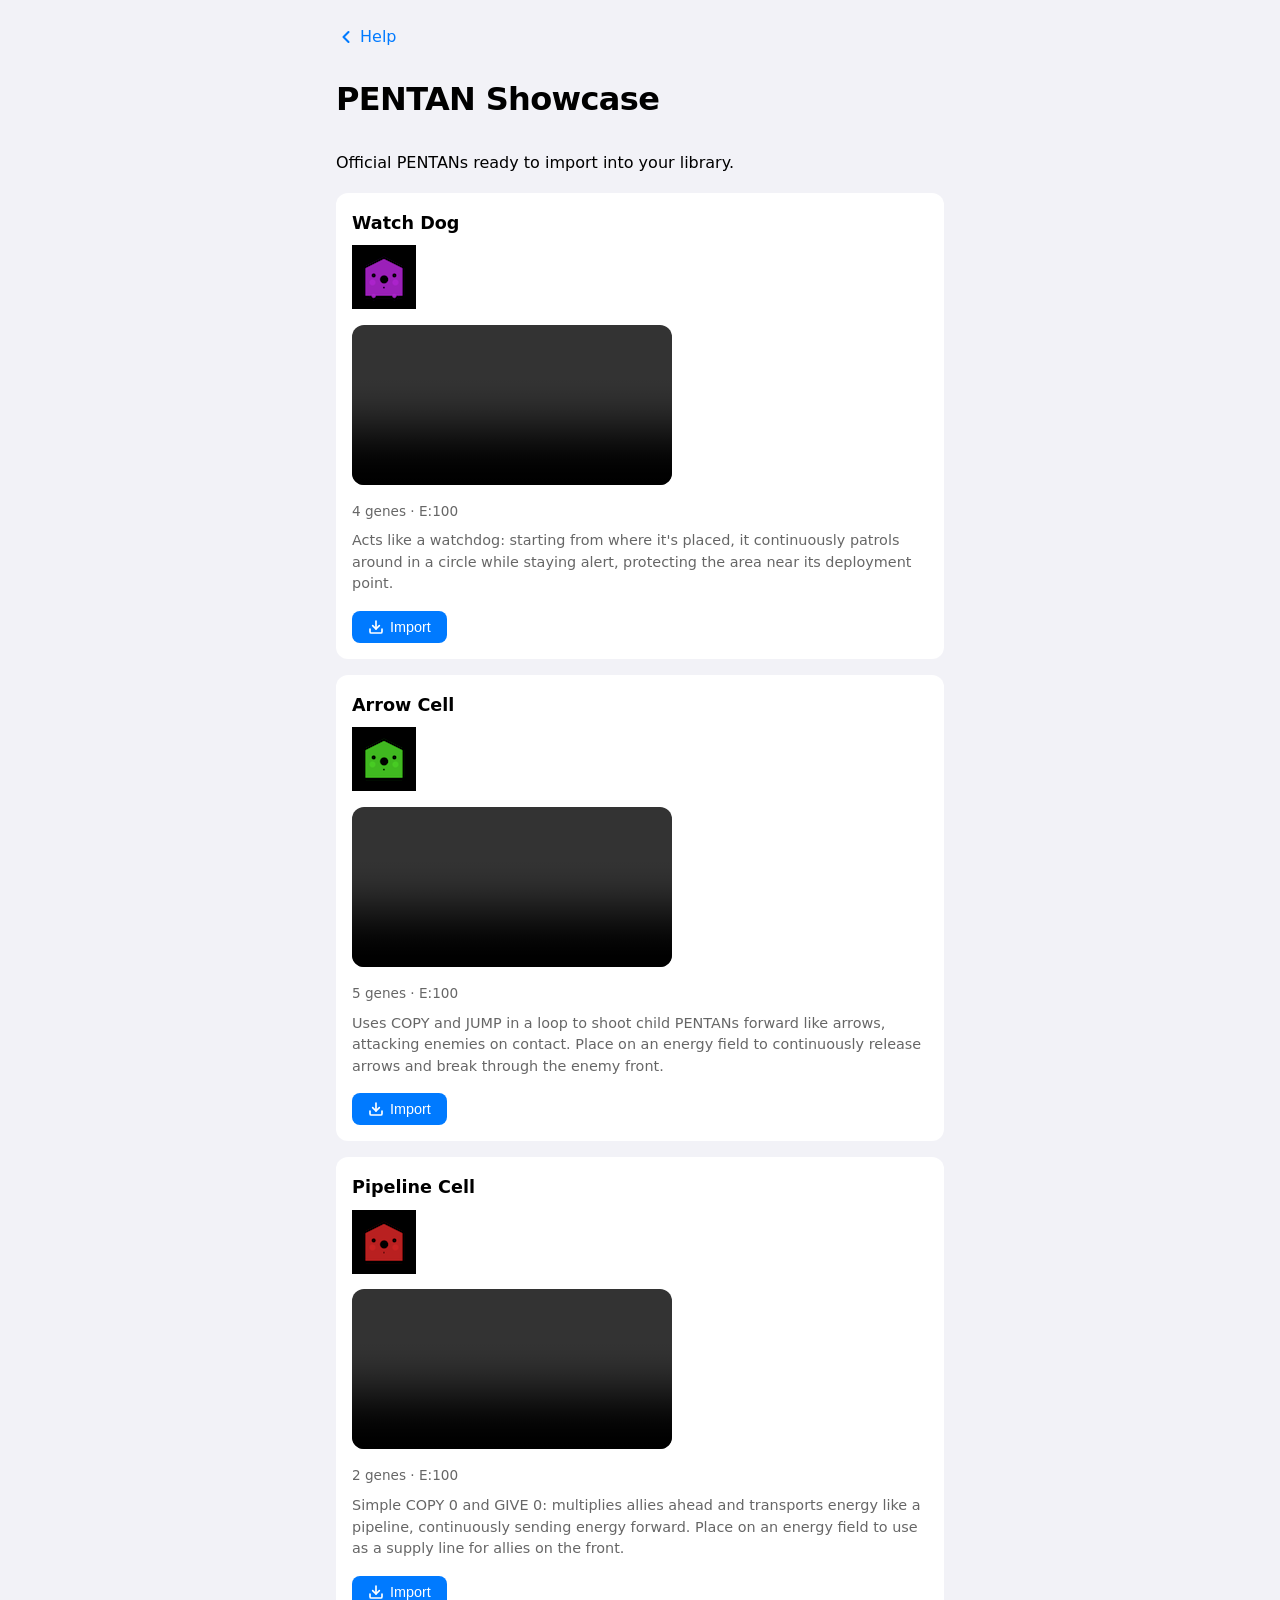
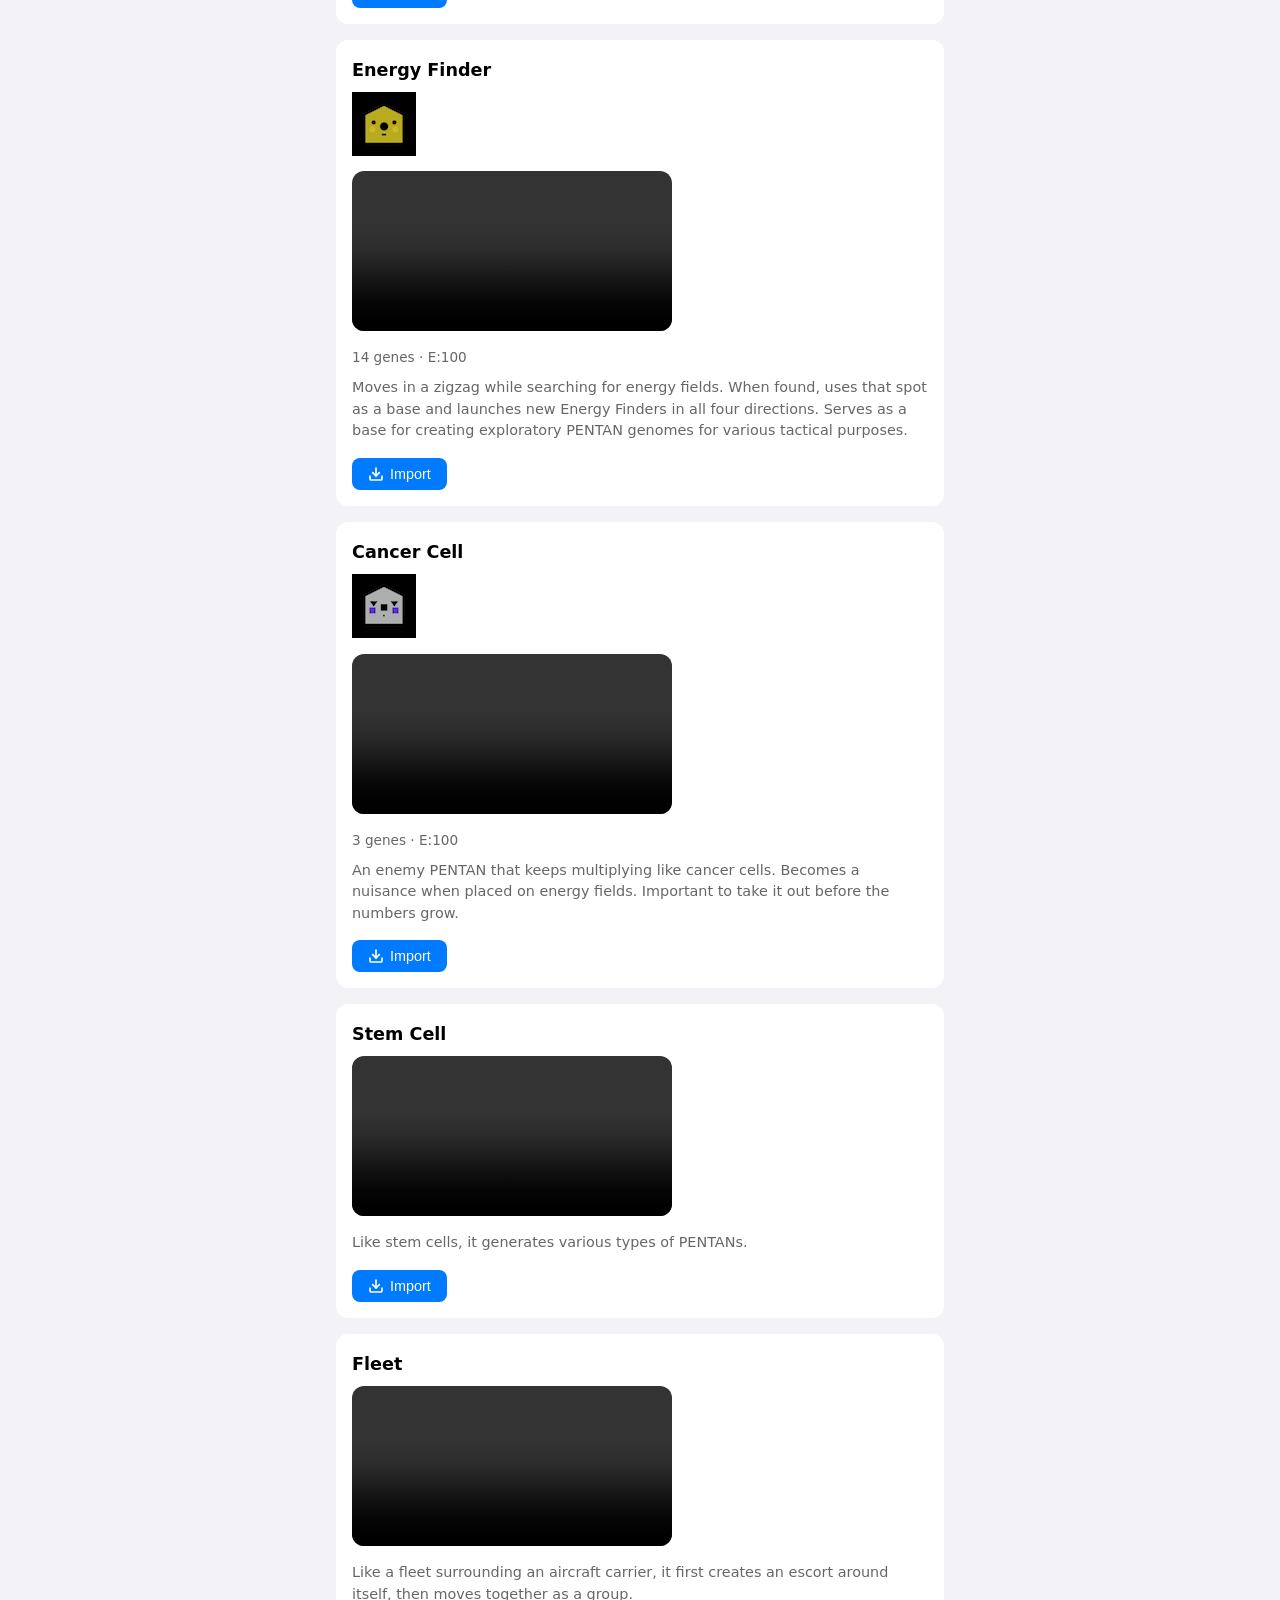
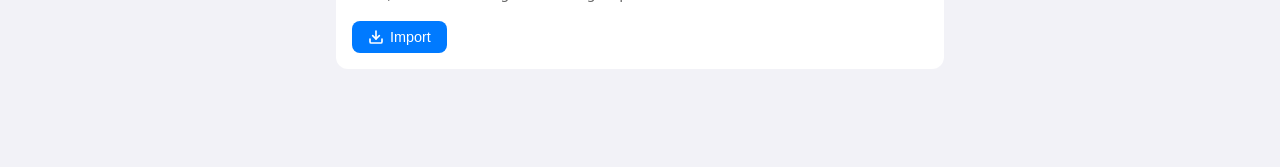
<file: help/pentan-showcase.html>
<!doctype html>
<html lang="en">
  <head>
    <meta charset="utf-8" />
    <meta name="viewport" content="width=device-width, initial-scale=1" />
    <meta name="base-path" content="." />
    <link rel="stylesheet" href="css/style.css" />
    <script src="js/i18n.js" defer></script>
    <script src="js/showcase.js" defer></script>
    <title>GoCAKs - PENTAN Showcase</title>
    <style>
      .showcase-card {
        background: var(--bg-card);
        border-radius: var(--radius-md);
        padding: var(--spacing-md);
        margin-bottom: var(--spacing-md);
      }
      .showcase-card-header {
        display: flex;
        justify-content: space-between;
        align-items: center;
        margin-bottom: var(--spacing-sm);
      }
      .showcase-card-name {
        font-size: 1.1rem;
        font-weight: 600;
      }
      .showcase-card-meta {
        font-size: 0.85rem;
        color: var(--text-secondary);
        margin-bottom: var(--spacing-sm);
      }
      .showcase-card-desc {
        font-size: 0.9rem;
        color: var(--text-secondary);
        line-height: 1.5;
        margin-bottom: var(--spacing-md);
      }
      .import-btn {
        display: inline-flex;
        align-items: center;
        gap: 6px;
        background: var(--accent);
        color: #fff;
        border: none;
        border-radius: var(--radius-sm);
        padding: 8px 16px;
        font-size: 0.9rem;
        font-weight: 500;
        cursor: pointer;
        -webkit-tap-highlight-color: transparent;
      }
      .import-btn:active {
        opacity: 0.7;
      }
      .showcase-toast {
        position: fixed;
        bottom: calc(80px + env(safe-area-inset-bottom, 0px));
        left: 50%;
        transform: translateX(-50%);
        background: var(--bg-card);
        color: var(--text-primary);
        padding: 10px 24px;
        border-radius: var(--radius-sm);
        font-size: 0.9rem;
        box-shadow: 0 4px 12px rgba(0, 0, 0, 0.3);
        z-index: 999;
        transition: opacity 0.3s;
      }
      .showcase-toast.fade-out {
        opacity: 0;
      }
      .showcase-card-video {
        width: 100%;
        max-width: 320px;
        border-radius: var(--radius-md);
        margin: var(--spacing-sm) 0 var(--spacing-md);
        display: block;
      }
    </style>
  </head>
  <body>
    <div class="page">
      <nav class="nav-bar">
        <a href="index.html" class="nav-back">
          <svg
            viewBox="0 0 24 24"
            fill="none"
            stroke="currentColor"
            stroke-width="2.5"
            stroke-linecap="round"
            stroke-linejoin="round"
          >
            <polyline points="15 18 9 12 15 6" />
          </svg>
          <span data-i18n="help.title">Help</span>
        </a>
      </nav>

      <h1 class="page-title" data-i18n="showcase.pentan.title">
        PENTAN Showcase
      </h1>
      <p class="content-text" data-i18n="showcase.pentan.intro">
        Official PENTANs ready to import into your library.
      </p>

      <!-- Watch Dog -->
      <div class="showcase-card">
        <div class="showcase-card-header">
          <span class="showcase-card-name" data-i18n="showcase.pentan.watchdog.name">Watch Dog</span>
        </div>
        <img
          src="images/pentan-watch-dog.png"
          alt="Watch Dog"
          class="showcase-card-image"
        />
        <video class="showcase-card-video" src="movies/preview-watch-dog.mov" controls playsinline preload="metadata">
          Your browser does not support the video tag.
        </video>
        <div class="showcase-card-meta">4 genes &middot; E:100</div>
        <div
          class="showcase-card-desc"
          data-i18n="showcase.pentan.watchdog.desc"
        >
          Acts like a watchdog: starting from where it's placed, it continuously
          patrols around in a circle while staying alert, protecting the area
          near its deployment point.
        </div>
        <button
          class="import-btn"
          onclick="importPentan('pentans/watch-dog.p1')"
        >
          <svg
            width="16"
            height="16"
            viewBox="0 0 24 24"
            fill="none"
            stroke="currentColor"
            stroke-width="2.5"
            stroke-linecap="round"
            stroke-linejoin="round"
          >
            <path d="M21 15v4a2 2 0 01-2 2H5a2 2 0 01-2-2v-4" />
            <polyline points="7 10 12 15 17 10" />
            <line x1="12" y1="15" x2="12" y2="3" />
          </svg>
          <span data-i18n="showcase.import">Import</span>
        </button>
      </div>

      <!-- Arrow Cell -->
      <div class="showcase-card">
        <div class="showcase-card-header">
          <span class="showcase-card-name" data-i18n="showcase.pentan.arrowcell.name">Arrow Cell</span>
        </div>
        <img
          src="images/pentan-arrow-cell.png"
          alt="Arrow Cell"
          class="showcase-card-image"
        />
        <video class="showcase-card-video" src="movies/preview-arrow-cell.mov" controls playsinline preload="metadata">
          Your browser does not support the video tag.
        </video>
        <div class="showcase-card-meta">5 genes &middot; E:100</div>
        <div
          class="showcase-card-desc"
          data-i18n="showcase.pentan.arrowcell.desc"
        >
          Uses COPY and JUMP in a loop to shoot child PENTANs forward like
          arrows, attacking enemies on contact. Place on an energy field to
          continuously release arrows and break through the enemy front.
        </div>
        <button
          class="import-btn"
          onclick="importPentan('P1:Arrow Cell:AWQZAAAABQYRAwEBAwAUChAAAwA=')"
        >
          <svg
            width="16"
            height="16"
            viewBox="0 0 24 24"
            fill="none"
            stroke="currentColor"
            stroke-width="2.5"
            stroke-linecap="round"
            stroke-linejoin="round"
          >
            <path d="M21 15v4a2 2 0 01-2 2H5a2 2 0 01-2-2v-4" />
            <polyline points="7 10 12 15 17 10" />
            <line x1="12" y1="15" x2="12" y2="3" />
          </svg>
          <span data-i18n="showcase.import">Import</span>
        </button>
      </div>

      <!-- Pipeline Cell -->
      <div class="showcase-card">
        <div class="showcase-card-header">
          <span class="showcase-card-name">Pipeline Cell</span>
        </div>
        <img
          src="images/pentan-pipeline-cell.png"
          alt="Pipeline Cell"
          class="showcase-card-image"
        />
        <video class="showcase-card-video" src="movies/preview-pipeline.mov" controls playsinline preload="metadata">
          Your browser does not support the video tag.
        </video>
        <div class="showcase-card-meta">2 genes &middot; E:100</div>
        <div
          class="showcase-card-desc"
          data-i18n="showcase.pentan.pipeline.desc"
        >
          Simple COPY 0 and GIVE 0: multiplies allies ahead and transports
          energy like a pipeline, continuously sending energy forward. Place on
          an energy field to use as a supply line for allies on the front.
        </div>
        <button
          class="import-btn"
          onclick="importPentan('pentans/pipeline.p1')"
        >
          <svg
            width="16"
            height="16"
            viewBox="0 0 24 24"
            fill="none"
            stroke="currentColor"
            stroke-width="2.5"
            stroke-linecap="round"
            stroke-linejoin="round"
          >
            <path d="M21 15v4a2 2 0 01-2 2H5a2 2 0 01-2-2v-4" />
            <polyline points="7 10 12 15 17 10" />
            <line x1="12" y1="15" x2="12" y2="3" />
          </svg>
          <span data-i18n="showcase.import">Import</span>
        </button>
      </div>

      <!-- Energy Finder -->
      <div class="showcase-card">
        <div class="showcase-card-header">
          <span class="showcase-card-name" data-i18n="showcase.pentan.energyfinder.name">Energy Finder</span>
        </div>
        <img
          src="images/pentan-energy-finder.png"
          alt="Energy Finder"
          class="showcase-card-image"
        />
        <video
          class="showcase-card-video"
          src="movies/preview-energy-finder.mov"
          controls
          playsinline
          preload="metadata"
        >
          Your browser does not support the video tag.
        </video>
        <div class="showcase-card-meta">14 genes &middot; E:100</div>
        <div
          class="showcase-card-desc"
          data-i18n="showcase.pentan.energyfinder.desc"
        >
          Moves in a zigzag while searching for energy fields. When found, uses
          that spot as a base and launches new Energy Finders in all four
          directions. Serves as a base for creating exploratory PENTAN genomes
          for various tactical purposes.
        </div>
        <button
          class="import-btn"
          onclick="
            importPentan(
              'P1:Energy Finder:AWQPAAAABQ8GAAsBBwEDAAMGAAURBQEFDwACAQMAFAECARQBAgA=',
            )
          "
        >
          <svg
            width="16"
            height="16"
            viewBox="0 0 24 24"
            fill="none"
            stroke="currentColor"
            stroke-width="2.5"
            stroke-linecap="round"
            stroke-linejoin="round"
          >
            <path d="M21 15v4a2 2 0 01-2 2H5a2 2 0 01-2-2v-4" />
            <polyline points="7 10 12 15 17 10" />
            <line x1="12" y1="15" x2="12" y2="3" />
          </svg>
          <span data-i18n="showcase.import">Import</span>
        </button>
      </div>

      <!-- Cancer Cell (enemy) -->
      <div class="showcase-card">
        <div class="showcase-card-header">
          <span class="showcase-card-name" data-i18n="showcase.pentan.cancer.name">Cancer Cell</span>
        </div>
        <img
          src="images/pentan-cancer.png"
          alt="Cancer Cell"
          class="showcase-card-image"
        />
        <video class="showcase-card-video" src="movies/preview-cancer-cell.mov" controls playsinline preload="metadata">
          Your browser does not support the video tag.
        </video>
        <div class="showcase-card-meta">3 genes &middot; E:100</div>
        <div class="showcase-card-desc" data-i18n="showcase.pentan.cancer.desc">
          An enemy PENTAN that keeps multiplying like cancer cells. Becomes a
          nuisance when placed on energy fields. Important to take it out before
          the numbers grow.
        </div>
        <button
          class="import-btn"
          onclick="importPentan('pentans/cancer-cell.p1')"
        >
          <svg
            width="16"
            height="16"
            viewBox="0 0 24 24"
            fill="none"
            stroke="currentColor"
            stroke-width="2.5"
            stroke-linecap="round"
            stroke-linejoin="round"
          >
            <path d="M21 15v4a2 2 0 01-2 2H5a2 2 0 01-2-2v-4" />
            <polyline points="7 10 12 15 17 10" />
            <line x1="12" y1="15" x2="12" y2="3" />
          </svg>
          <span data-i18n="showcase.import">Import</span>
        </button>
      </div>

      <!-- Stem Cell -->
      <div class="showcase-card">
        <div class="showcase-card-header">
          <span class="showcase-card-name" data-i18n="showcase.pentan.stemcell.name">Stem Cell</span>
        </div>
        <video class="showcase-card-video" src="movies/stem-cell.mov" controls playsinline preload="metadata">
          Your browser does not support the video tag.
        </video>
        <div
          class="showcase-card-desc"
          data-i18n="showcase.pentan.stemcell.desc"
        >
          Like stem cells, it generates various types of PENTANs.
        </div>
        <button
          class="import-btn"
          onclick="importPentan('P1:stem cell:AWRaAAAABRISDgIBAQISBQIBAQID+gAABQoUAw8AAgED/AAABR4UBRAAAAA=')"
        >
          <svg
            width="16"
            height="16"
            viewBox="0 0 24 24"
            fill="none"
            stroke="currentColor"
            stroke-width="2.5"
            stroke-linecap="round"
            stroke-linejoin="round"
          >
            <path d="M21 15v4a2 2 0 01-2 2H5a2 2 0 01-2-2v-4" />
            <polyline points="7 10 12 15 17 10" />
            <line x1="12" y1="15" x2="12" y2="3" />
          </svg>
          <span data-i18n="showcase.import">Import</span>
        </button>
      </div>

      <!-- Fleet -->
      <div class="showcase-card">
        <div class="showcase-card-header">
          <span class="showcase-card-name" data-i18n="showcase.pentan.fleet.name">Fleet</span>
        </div>
        <video class="showcase-card-video" src="movies/preview-fleet.mov" controls playsinline preload="metadata">
          Your browser does not support the video tag.
        </video>
        <div
          class="showcase-card-desc"
          data-i18n="showcase.pentan.fleet.desc"
        >
          Like a fleet surrounding an aircraft carrier, it first creates an
          escort around itself, then moves together as a group.
        </div>
        <button
          class="import-btn"
          onclick="importPentan('pentans/fleet.p1')"
        >
          <svg
            width="16"
            height="16"
            viewBox="0 0 24 24"
            fill="none"
            stroke="currentColor"
            stroke-width="2.5"
            stroke-linecap="round"
            stroke-linejoin="round"
          >
            <path d="M21 15v4a2 2 0 01-2 2H5a2 2 0 01-2-2v-4" />
            <polyline points="7 10 12 15 17 10" />
            <line x1="12" y1="15" x2="12" y2="3" />
          </svg>
          <span data-i18n="showcase.import">Import</span>
        </button>
      </div>

      <div class="spacer"></div>
    </div>
  </body>
</html>
</file>
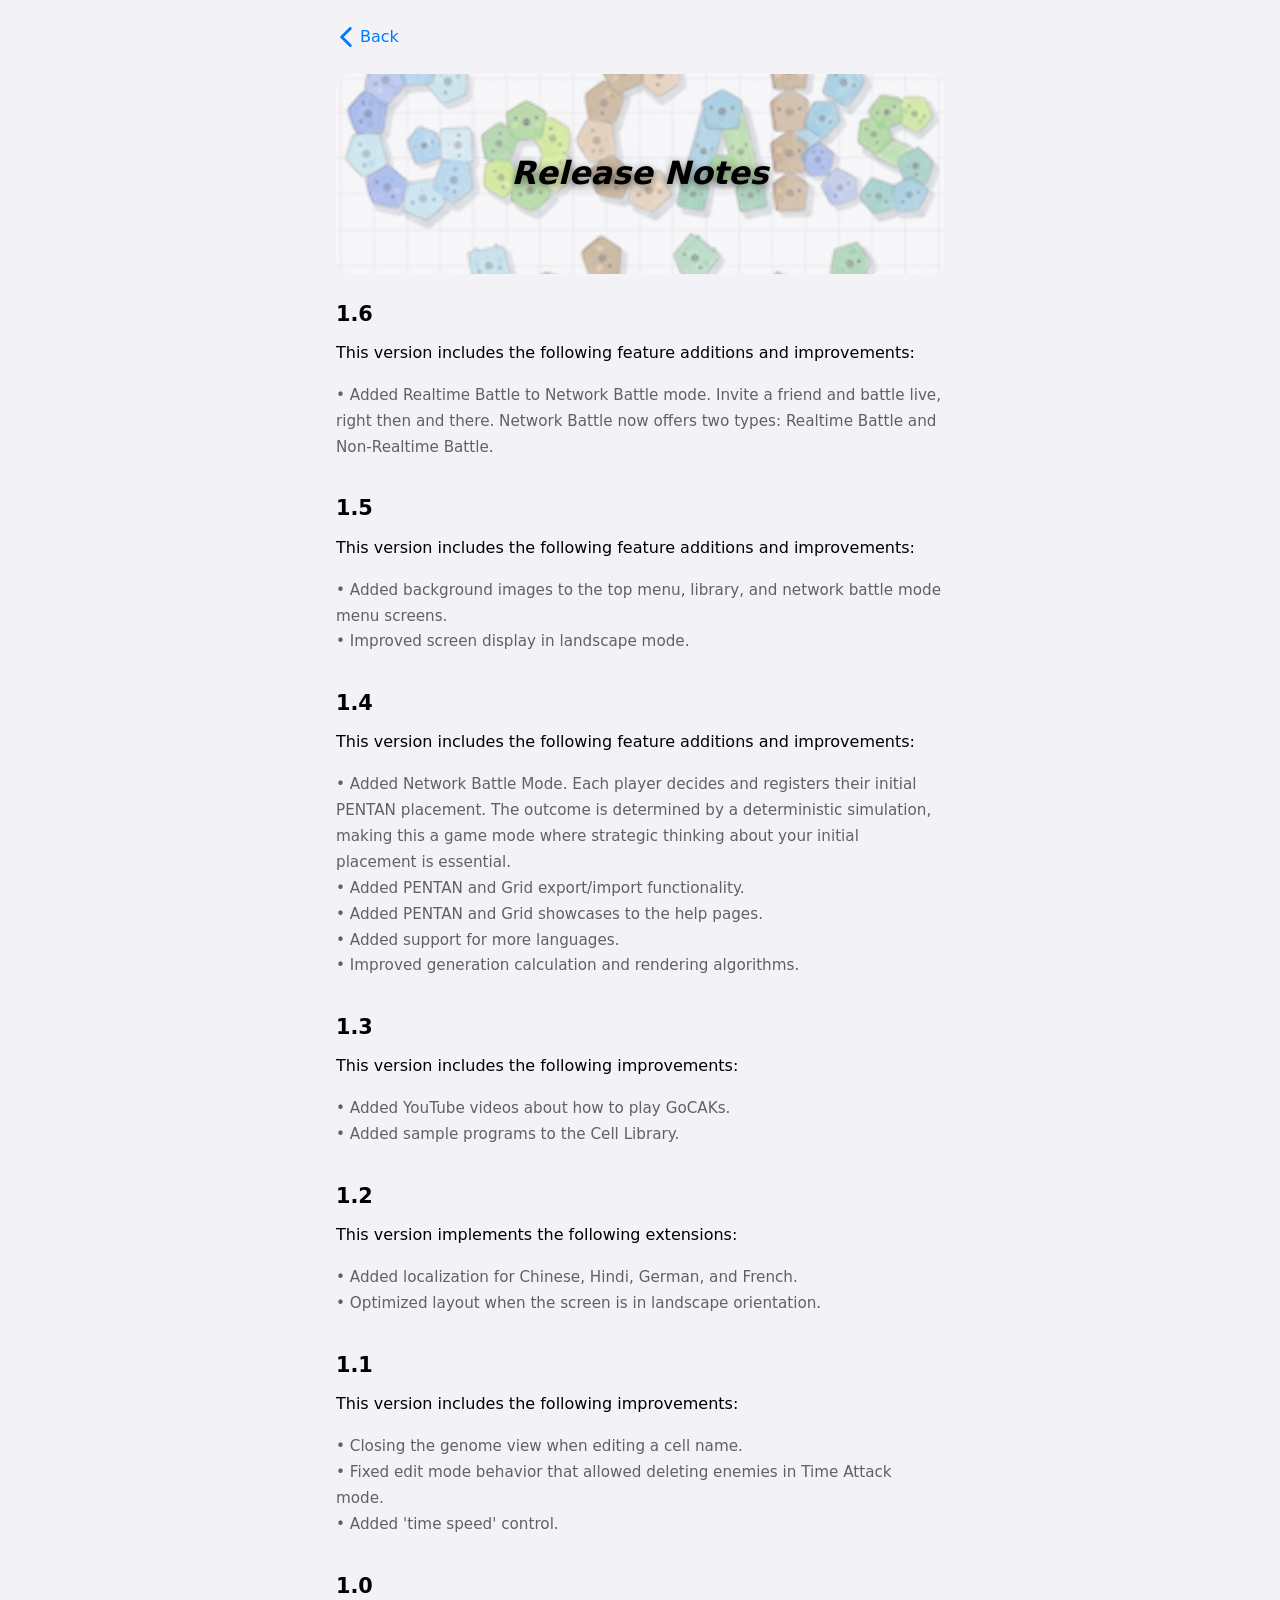
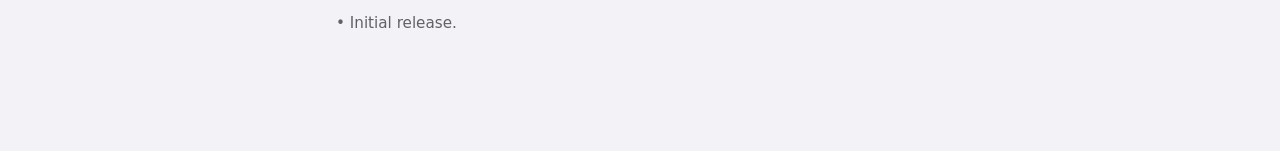
<file: help/release-notes.html>
<!doctype html>
<html lang="en">
  <head>
    <meta charset="utf-8" />
    <meta name="viewport" content="width=device-width, initial-scale=1" />
    <meta name="base-path" content="." />
    <link rel="stylesheet" href="css/style.css" />
    <script src="js/i18n.js" defer></script>
    <title>GoCAKs - Release Notes</title>
    <style>
      .release-section {
        margin-bottom: var(--spacing-xl);
      }
      .release-section h2 {
        font-size: 1.3rem;
        font-weight: 600;
        margin-bottom: var(--spacing-sm);
        color: var(--text-primary);
      }
      .release-items {
        font-size: 0.95rem;
        color: var(--text-secondary);
        line-height: 1.7;
        white-space: pre-line;
      }
    </style>
  </head>
  <body>
    <div class="page">
      <nav class="nav-bar">
        <a href="index.html" class="nav-back">
          <svg viewBox="0 0 8 14" xmlns="http://www.w3.org/2000/svg">
            <polyline
              points="7,1 1,7 7,13"
              stroke="currentColor"
              fill="none"
              stroke-width="2"
              stroke-linecap="round"
              stroke-linejoin="round"
            />
          </svg>
          <span data-i18n="nav.back"></span>
        </a>
      </nav>
      <div class="hero-banner">
        <img
          class="hero-banner-bg"
          src="images/release-note-header.png"
          alt=""
        />
        <div class="hero-banner-text" data-i18n="help.releasenotes.title">
          Release Notes
        </div>
      </div>

      <div class="release-section">
        <h2>1.6</h2>
        <p class="content-text" data-i18n="help.releasenotes.v1_6.intro"></p>
        <div
          class="release-items content-text"
          data-i18n="help.releasenotes.v1_6.items"
        ></div>
      </div>

      <div class="release-section">
        <h2>1.5</h2>
        <p class="content-text" data-i18n="help.releasenotes.v1_5.intro"></p>
        <div
          class="release-items content-text"
          data-i18n="help.releasenotes.v1_5.items"
        ></div>
      </div>

      <div class="release-section">
        <h2>1.4</h2>
        <p class="content-text" data-i18n="help.releasenotes.v1_4.intro"></p>
        <div
          class="release-items content-text"
          data-i18n="help.releasenotes.v1_4.items"
        ></div>
      </div>

      <div class="release-section">
        <h2>1.3</h2>
        <p class="content-text" data-i18n="help.releasenotes.v1_3.intro"></p>
        <div
          class="release-items content-text"
          data-i18n="help.releasenotes.v1_3.items"
        ></div>
      </div>

      <div class="release-section">
        <h2>1.2</h2>
        <p class="content-text" data-i18n="help.releasenotes.v1_2.intro"></p>
        <div
          class="release-items content-text"
          data-i18n="help.releasenotes.v1_2.items"
        ></div>
      </div>

      <div class="release-section">
        <h2>1.1</h2>
        <p class="content-text" data-i18n="help.releasenotes.v1_1.intro"></p>
        <div
          class="release-items content-text"
          data-i18n="help.releasenotes.v1_1.items"
        ></div>
      </div>

      <div class="release-section">
        <h2>1.0</h2>
        <div
          class="release-items content-text"
          data-i18n="help.releasenotes.v1_0.items"
        ></div>
      </div>

      <div class="spacer"></div>
    </div>
  </body>
</html>
</file>
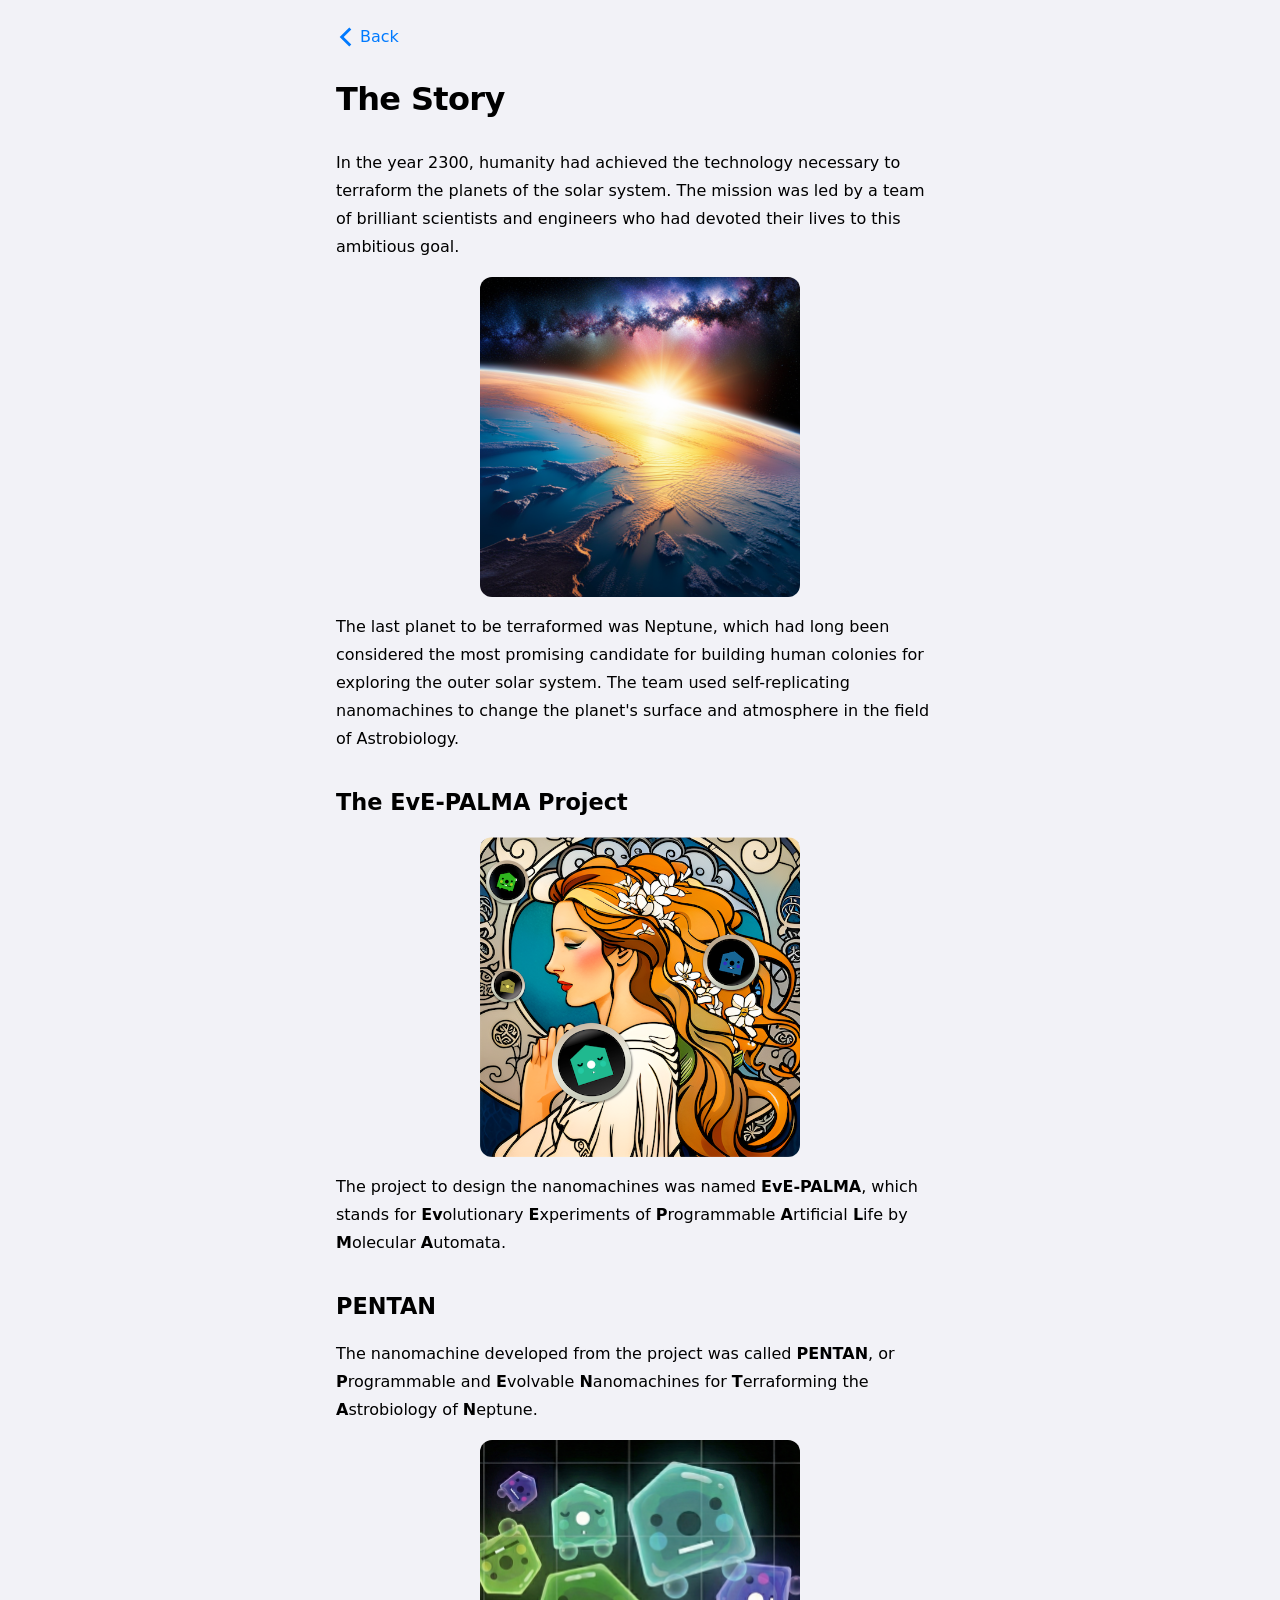
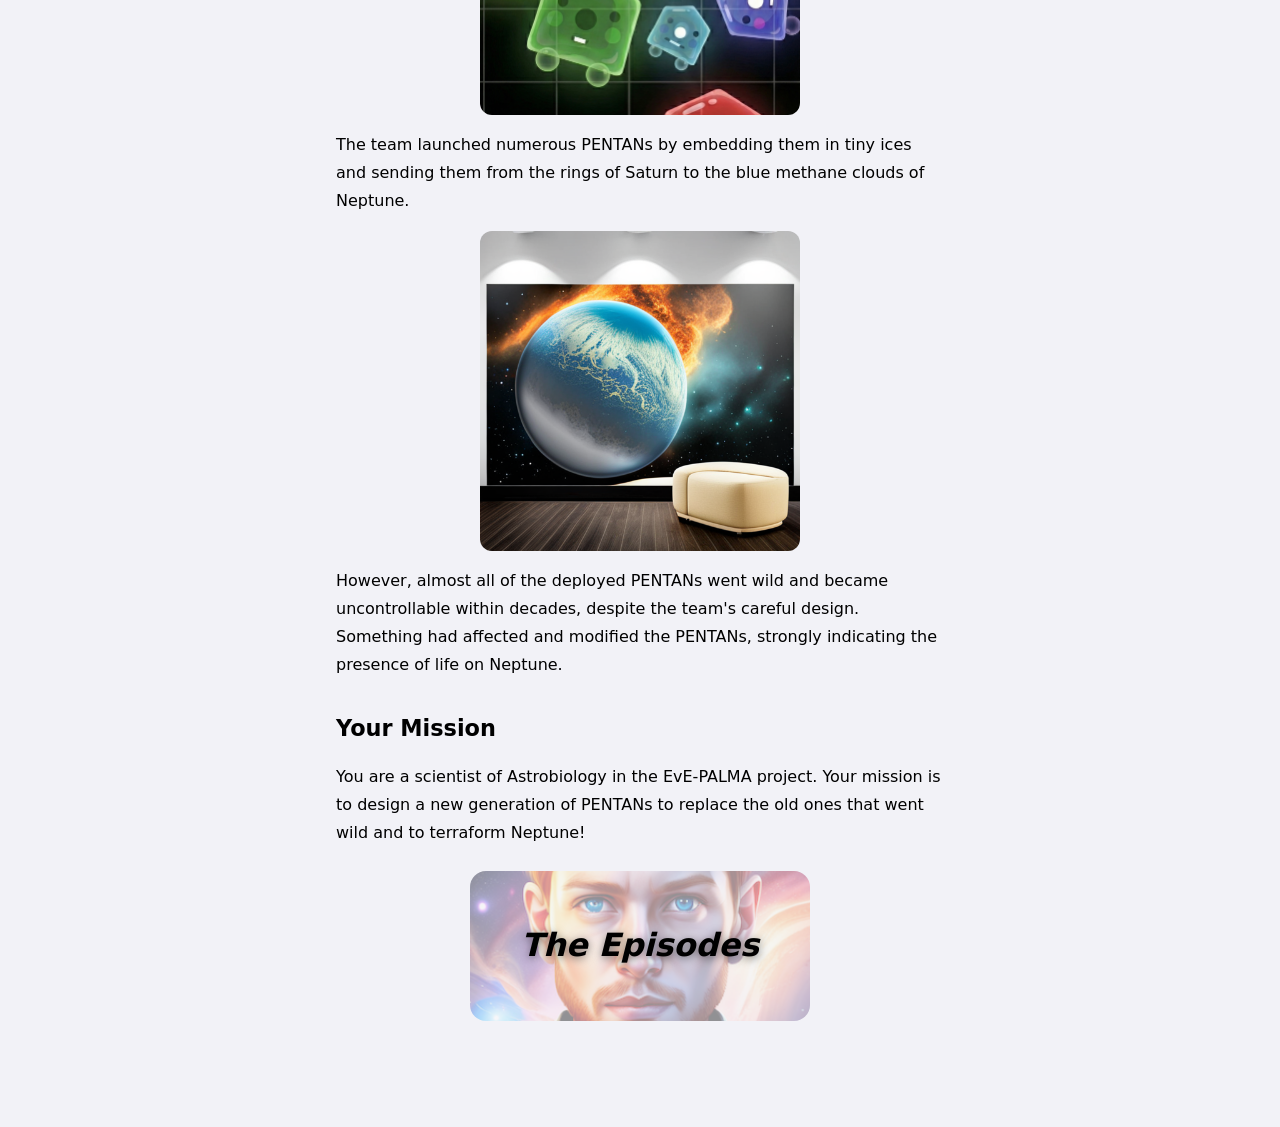
<file: help/story.html>
<!DOCTYPE html>
<html lang="en">
<head>
  <meta charset="utf-8">
  <meta name="viewport" content="width=device-width, initial-scale=1">
  <meta name="base-path" content=".">
  <link rel="stylesheet" href="css/style.css">
  <script src="js/i18n.js" defer></script>
  <title>GoCAKs - The Story</title>
</head>
<body>
  <div class="page">
    <nav class="nav-bar">
      <a class="nav-back" href="index.html">
        <svg width="8" height="14" viewBox="0 0 8 14" fill="none" xmlns="http://www.w3.org/2000/svg">
          <polyline points="7,1 1,7 7,13" stroke="currentColor" stroke-width="2" fill="none"/>
        </svg>
        <span data-i18n="nav.back"></span>
      </a>
    </nav>

    <h1 class="page-title" data-i18n="help.story.title">The Story</h1>

    <p class="content-text" data-i18n="help.story.1"></p>
    <img class="content-image" src="images/terraforming.png" alt="Terraforming">
    <p class="content-text" data-i18n="help.story.2"></p>

    <h2 class="section-title" data-i18n="help.story.section1.title"></h2>
    <img class="content-image" src="images/eve-palma.png" alt="EvE-PALMA">
    <p class="content-text" data-i18n="help.story.3"></p>

    <h2 class="section-title" data-i18n="help.story.section2.title"></h2>
    <p class="content-text" data-i18n="help.story.4"></p>
    <img class="content-image" src="images/game.jpg" alt="Game">
    <p class="content-text" data-i18n="help.story.5"></p>
    <img class="content-image" src="images/neptune.png" alt="Neptune">
    <p class="content-text" data-i18n="help.story.6"></p>

    <h2 class="section-title" data-i18n="help.story.section3.title"></h2>
    <p class="content-text" data-i18n="help.story.7"></p>

    <a href="episodes.html" class="inline-hero-link">
      <img class="hero-card-bg" src="images/episodes-help-header.png" alt="">
      <div class="hero-card-text" data-i18n="help.story.episodes.title"></div>
    </a>

    <div class="spacer"></div>
  </div>
</body>
</html>
</file>
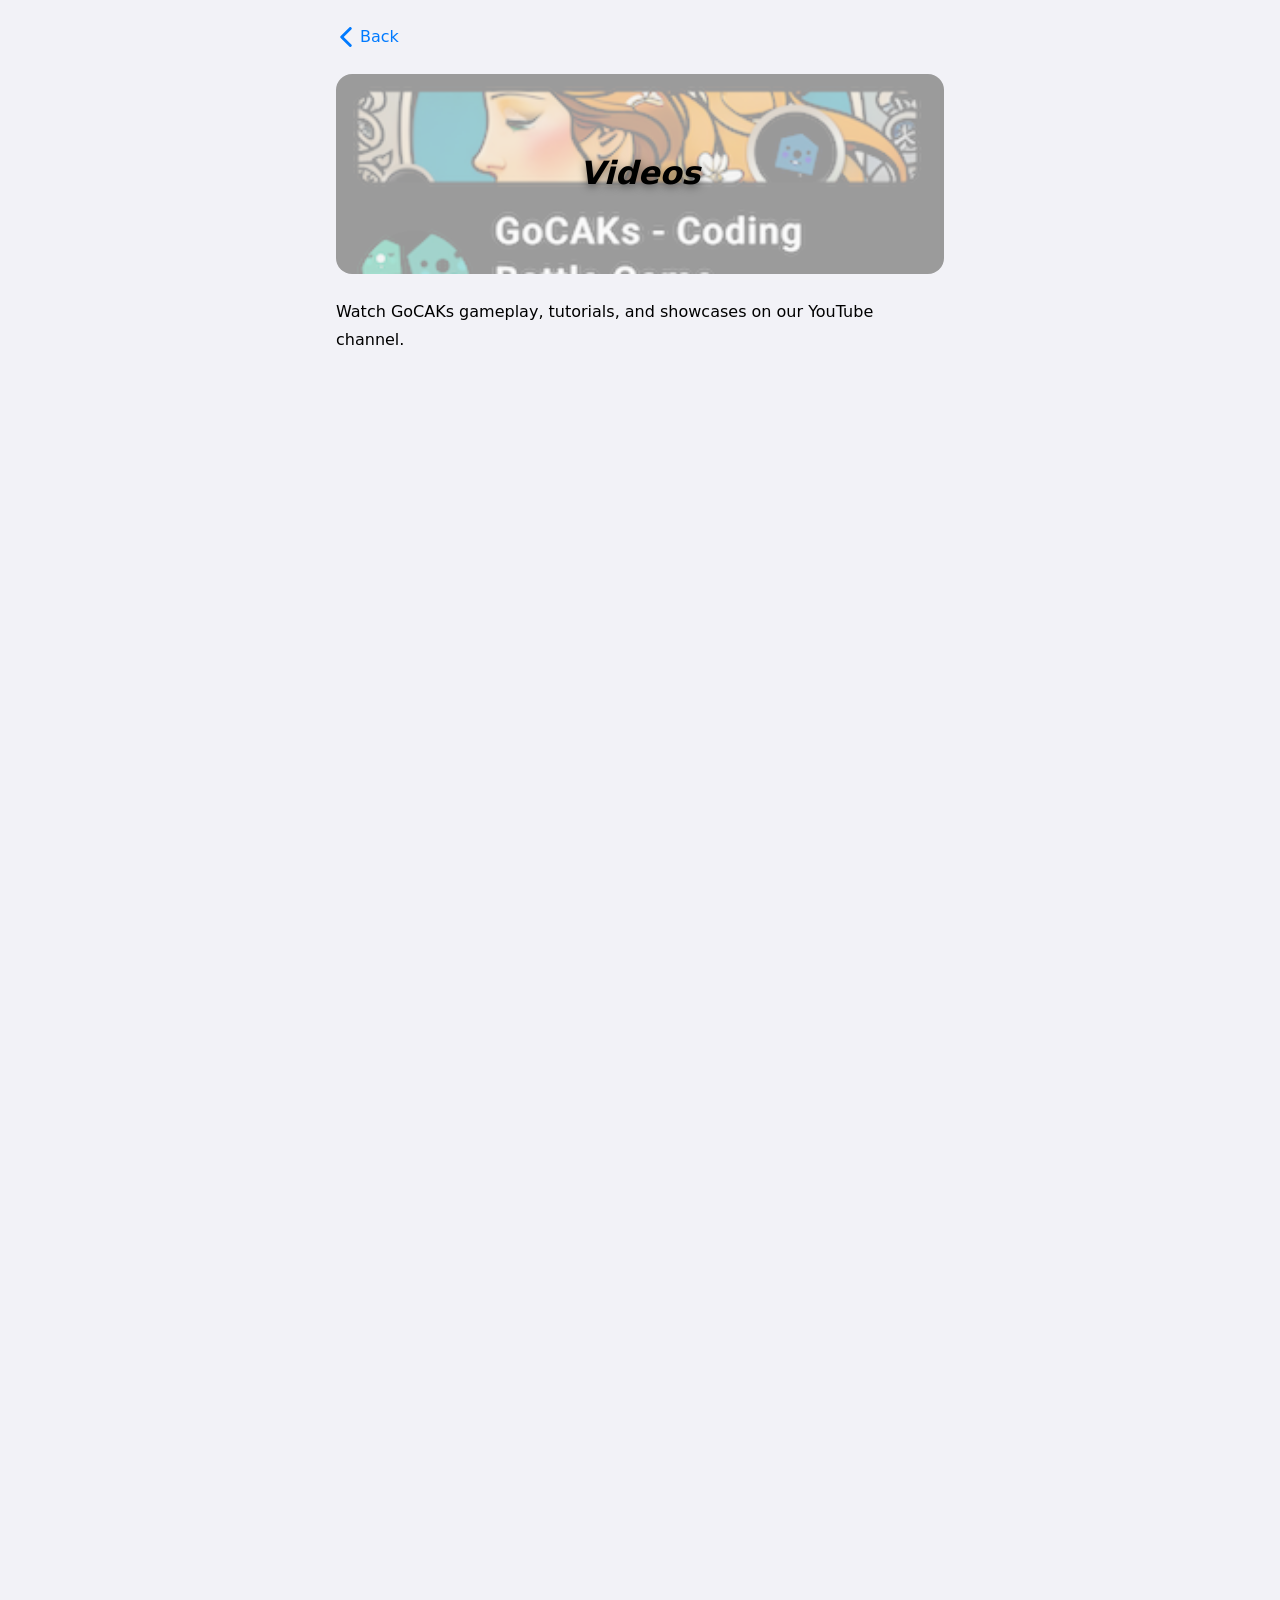
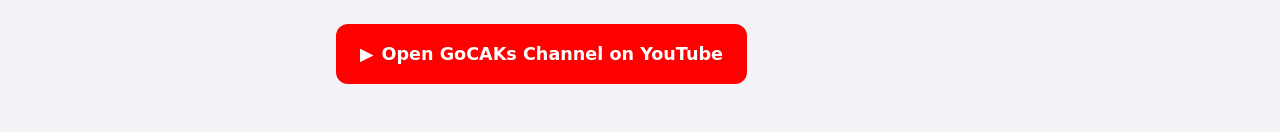
<file: help/videos.html>
<!doctype html>
<html lang="en">
  <head>
    <meta charset="utf-8" />
    <meta name="viewport" content="width=device-width, initial-scale=1" />
    <meta name="base-path" content="." />
    <link rel="stylesheet" href="css/style.css" />
    <script src="js/i18n.js" defer></script>
    <title>GoCAKs - Videos</title>
  </head>
  <body>
    <div class="page">
      <nav class="nav-bar">
        <a href="index.html" class="nav-back">
          <svg viewBox="0 0 8 14" xmlns="http://www.w3.org/2000/svg">
            <polyline
              points="7,1 1,7 7,13"
              stroke="currentColor"
              fill="none"
              stroke-width="2"
              stroke-linecap="round"
              stroke-linejoin="round"
            />
          </svg>
          <span data-i18n="nav.back"></span>
        </a>
      </nav>
      <div class="hero-banner" style="background: var(--bg-card)">
        <img class="hero-banner-bg" src="images/videos-header.png" alt="" />
        <div class="hero-banner-text" data-i18n="help.videos.title">Videos</div>
      </div>
      <p class="content-text" data-i18n="help.videos.intro">
        Watch GoCAKs gameplay, tutorials, and showcases on our YouTube channel.
      </p>

      <div class="spacer"></div>
      <iframe
        width="320"
        height="180"
        src="https://www.youtube-nocookie.com/embed/Hib4PW1iACg?si=XxdvfIUY4yOWTmrp&rel=0"
        title="GoCAKs - Game Overview"
        frameborder="0"
        allow="
          accelerometer;
          autoplay;
          clipboard-write;
          encrypted-media;
          gyroscope;
          picture-in-picture;
          web-share;
        "
        referrerpolicy="strict-origin-when-cross-origin"
        allowfullscreen
      ></iframe>
      <div class="spacer"></div>
      <iframe
        width="320"
        height="180"
        src="https://www.youtube-nocookie.com/embed/EGuleZqNamg?si=Pnux2AsIl2Wdmjfi&rel=0"
        title="GoCAKs Beginner's Guide: Quick Start Tutorial"
        frameborder="0"
        allow="
          accelerometer;
          autoplay;
          clipboard-write;
          encrypted-media;
          gyroscope;
          picture-in-picture;
          web-share;
        "
        referrerpolicy="strict-origin-when-cross-origin"
        allowfullscreen
      ></iframe>
      <div class="spacer"></div>
      <iframe
        width="320"
        height="180"
        src="https://www.youtube-nocookie.com/embed/iCCvMvbWEA4?si=DmOKp4JbEaOMyaMa&rel=0"
        title="GoCAKs - How to Complete Stage 1"
        frameborder="0"
        allow="
          accelerometer;
          autoplay;
          clipboard-write;
          encrypted-media;
          gyroscope;
          picture-in-picture;
          web-share;
        "
        referrerpolicy="strict-origin-when-cross-origin"
        allowfullscreen
      ></iframe>
      <div class="spacer"></div>
      <iframe
        width="320"
        height="180"
        src="https://www.youtube-nocookie.com/embed/xJs3pkbC_WY?si=G-rWHlMi_APPm_JW&rel=0"
        title="How to Code GoCAKs - Part 1. Arrow Cell"
        frameborder="0"
        allow="
          accelerometer;
          autoplay;
          clipboard-write;
          encrypted-media;
          gyroscope;
          picture-in-picture;
          web-share;
        "
        referrerpolicy="strict-origin-when-cross-origin"
        allowfullscreen
      ></iframe>
      <div class="spacer"></div>
      <iframe
        width="320"
        height="180"
        src="https://www.youtube-nocookie.com/embed/8dCQfLvbNDs?si=XY9JqnXH98e-eP4e&rel=0"
        title="How to Code GoCAKs - Part 2. Pipeline Cell"
        frameborder="0"
        allow="
          accelerometer;
          autoplay;
          clipboard-write;
          encrypted-media;
          gyroscope;
          picture-in-picture;
          web-share;
        "
        referrerpolicy="strict-origin-when-cross-origin"
        allowfullscreen
      ></iframe>
      <div class="spacer"></div>
      <a
        href="https://www.youtube.com/@GoCAKs/videos"
        target="_blank"
        rel="noopener noreferrer"
        class="video-cta"
      >
        <span aria-hidden="true">▶</span>
        <span data-i18n="help.videos.open_channel"
          >Open GoCAKs Channel on YouTube</span
        >
      </a>
    </div>
  </body>
</html>
</file>
<file: help/css/style.css>
:root {
  --bg-primary: #000000;
  --bg-card: #1c1c1e;
  --bg-card-hover: #2c2c2e;
  --bg-grouped: #1c1c1e;
  --text-primary: #ffffff;
  --text-secondary: rgba(255, 255, 255, 0.6);
  --text-tertiary: rgba(255, 255, 255, 0.4);
  --accent: #007AFF;
  --separator: rgba(255, 255, 255, 0.15);
  --radius-lg: 16px;
  --radius-md: 12px;
  --radius-sm: 8px;
  --spacing-xs: 4px;
  --spacing-sm: 8px;
  --spacing-md: 16px;
  --spacing-lg: 24px;
  --spacing-xl: 32px;
}

@media (prefers-color-scheme: light) {
  :root {
    --bg-primary: #f2f2f7;
    --bg-card: #ffffff;
    --bg-card-hover: #e5e5ea;
    --bg-grouped: #ffffff;
    --text-primary: #000000;
    --text-secondary: rgba(0, 0, 0, 0.6);
    --text-tertiary: rgba(0, 0, 0, 0.4);
    --separator: rgba(0, 0, 0, 0.15);
  }
}

* {
  margin: 0;
  padding: 0;
  box-sizing: border-box;
}

html {
  font-size: 16px;
  -webkit-text-size-adjust: 100%;
}

body {
  font-family: -apple-system, BlinkMacSystemFont, "SF Pro Display", "SF Pro Text", system-ui, sans-serif;
  background-color: var(--bg-primary);
  color: var(--text-primary);
  line-height: 1.6;
  min-height: 100vh;
  -webkit-font-smoothing: antialiased;
}

.page {
  max-width: 640px;
  margin: 0 auto;
  padding: var(--spacing-md);
  padding-bottom: calc(var(--spacing-xl) + env(safe-area-inset-bottom, 0px));
}

/* Navigation bar */
.nav-bar {
  display: flex;
  align-items: center;
  padding: var(--spacing-sm) 0;
  margin-bottom: var(--spacing-md);
}

.nav-back {
  display: inline-flex;
  align-items: center;
  gap: var(--spacing-xs);
  color: var(--accent);
  text-decoration: none;
  font-size: 1rem;
}

.nav-back svg {
  width: 20px;
  height: 20px;
}

/* Page title */
.page-title {
  font-size: 2rem;
  font-weight: 700;
  margin-bottom: var(--spacing-lg);
  letter-spacing: -0.02em;
}

/* Section title */
.section-title {
  font-size: 1.4rem;
  font-weight: 600;
  margin-top: var(--spacing-xl);
  margin-bottom: var(--spacing-md);
}

/* Hero card (index page) */
.hero-card {
  display: block;
  position: relative;
  width: 100%;
  height: 160px;
  border-radius: var(--radius-lg);
  overflow: hidden;
  margin-bottom: var(--spacing-md);
  text-decoration: none;
  color: var(--text-primary);
}

div.hero-card-bg {
  position: absolute;
  inset: 0;
  background-size: cover;
  background-position: center;
  opacity: 0.4;
}

img.hero-card-bg {
  position: absolute;
  inset: 0;
  width: 100%;
  height: 100%;
  object-fit: cover;
  opacity: 0.4;
}

.hero-card-text {
  position: absolute;
  inset: 0;
  display: flex;
  align-items: center;
  justify-content: center;
  font-size: 2rem;
  font-weight: 800;
  font-style: italic;
  text-shadow: 0 2px 8px rgba(0, 0, 0, 0.5);
  z-index: 1;
}


/* Content text */
.content-text {
  font-size: 1rem;
  line-height: 1.75;
  margin-bottom: var(--spacing-md);
  color: var(--text-primary);
}

.content-text strong {
  font-weight: 600;
}

/* Content image */
.content-image {
  width: 100%;
  max-width: 320px;
  border-radius: var(--radius-md);
  margin: var(--spacing-md) auto;
  display: block;
}


/* Hero banner (content pages) */
.hero-banner {
  position: relative;
  width: 100%;
  height: 200px;
  border-radius: var(--radius-lg);
  overflow: hidden;
  margin-bottom: var(--spacing-lg);
}

div.hero-banner-bg {
  position: absolute;
  inset: 0;
  background-size: cover;
  background-position: center;
  opacity: 0.4;
}

img.hero-banner-bg {
  position: absolute;
  inset: 0;
  width: 100%;
  height: 100%;
  object-fit: cover;
  opacity: 0.4;
}

.hero-banner-text {
  position: absolute;
  inset: 0;
  display: flex;
  align-items: center;
  justify-content: center;
  font-size: 2rem;
  font-weight: 800;
  font-style: italic;
  text-shadow: 0 2px 8px rgba(0, 0, 0, 0.5);
}

/* Disclosure group (collapsible) */
.disclosure-list {
  background: var(--bg-card);
  border-radius: var(--radius-md);
  overflow: hidden;
  margin: var(--spacing-md) 0;
}

.disclosure-item {
  border-bottom: 1px solid var(--separator);
}

.disclosure-item:last-child {
  border-bottom: none;
}

.disclosure-item summary {
  padding: var(--spacing-md);
  cursor: pointer;
  font-weight: 500;
  list-style: none;
  display: flex;
  align-items: center;
  justify-content: space-between;
  -webkit-user-select: none;
  user-select: none;
}

.disclosure-item summary::after {
  content: "";
  width: 8px;
  height: 8px;
  border-right: 2px solid var(--text-secondary);
  border-bottom: 2px solid var(--text-secondary);
  transform: rotate(-45deg);
  transition: transform 0.2s ease;
  flex-shrink: 0;
  margin-left: var(--spacing-sm);
}

.disclosure-item[open] summary::after {
  transform: rotate(45deg);
}

.disclosure-item summary::-webkit-details-marker {
  display: none;
}

.disclosure-content {
  padding: 0 var(--spacing-md) var(--spacing-md);
  color: var(--text-secondary);
  line-height: 1.7;
  white-space: pre-line;
}

.instruction-video {
  display: block;
  width: calc(100% - var(--spacing-md) * 2);
  margin: var(--spacing-md) var(--spacing-md) var(--spacing-md);
  border-radius: var(--radius-md);
}

/* Inline link for Episodes from Story page */
.inline-hero-link {
  display: block;
  position: relative;
  width: 100%;
  max-width: 340px;
  height: 150px;
  border-radius: var(--radius-lg);
  overflow: hidden;
  margin: var(--spacing-lg) auto;
  text-decoration: none;
  color: var(--text-primary);
}

.inline-hero-link .hero-card-bg {
  opacity: 0.4;
}

.inline-hero-link .hero-card-text {
  font-size: 2rem;
}


/* Video CTA button */
.video-cta {
  display: inline-flex;
  align-items: center;
  gap: var(--spacing-sm);
  padding: var(--spacing-md) var(--spacing-lg);
  background: #ff0000;
  color: #ffffff;
  text-decoration: none;
  font-weight: 600;
  font-size: 1.1rem;
  border-radius: var(--radius-md);
  margin: var(--spacing-md) 0;
  transition: opacity 0.2s ease;
}

.video-cta:hover,
.video-cta:focus {
  opacity: 0.9;
}

.video-cta-icon {
  font-size: 0.9em;
}

/* Field image inside disclosure accordion */
.field-image {
  width: calc(100% - 32px);
  aspect-ratio: 3 / 4;
  object-fit: cover;
  object-position: center;
  border-radius: var(--radius-sm);
  margin: 0 var(--spacing-md) var(--spacing-md);
  display: block;
}

/* Spacer */
.spacer {
  height: 50px;
}

/* Responsive */
@media (max-width: 480px) {
  .page {
    padding: var(--spacing-sm);
    padding-bottom: calc(var(--spacing-xl) + env(safe-area-inset-bottom, 0px));
  }

  .page-title {
    font-size: 1.7rem;
  }

  .hero-card {
    height: 140px;
  }

  .hero-card-text {
    font-size: 1.6rem;
  }
}
</file>
